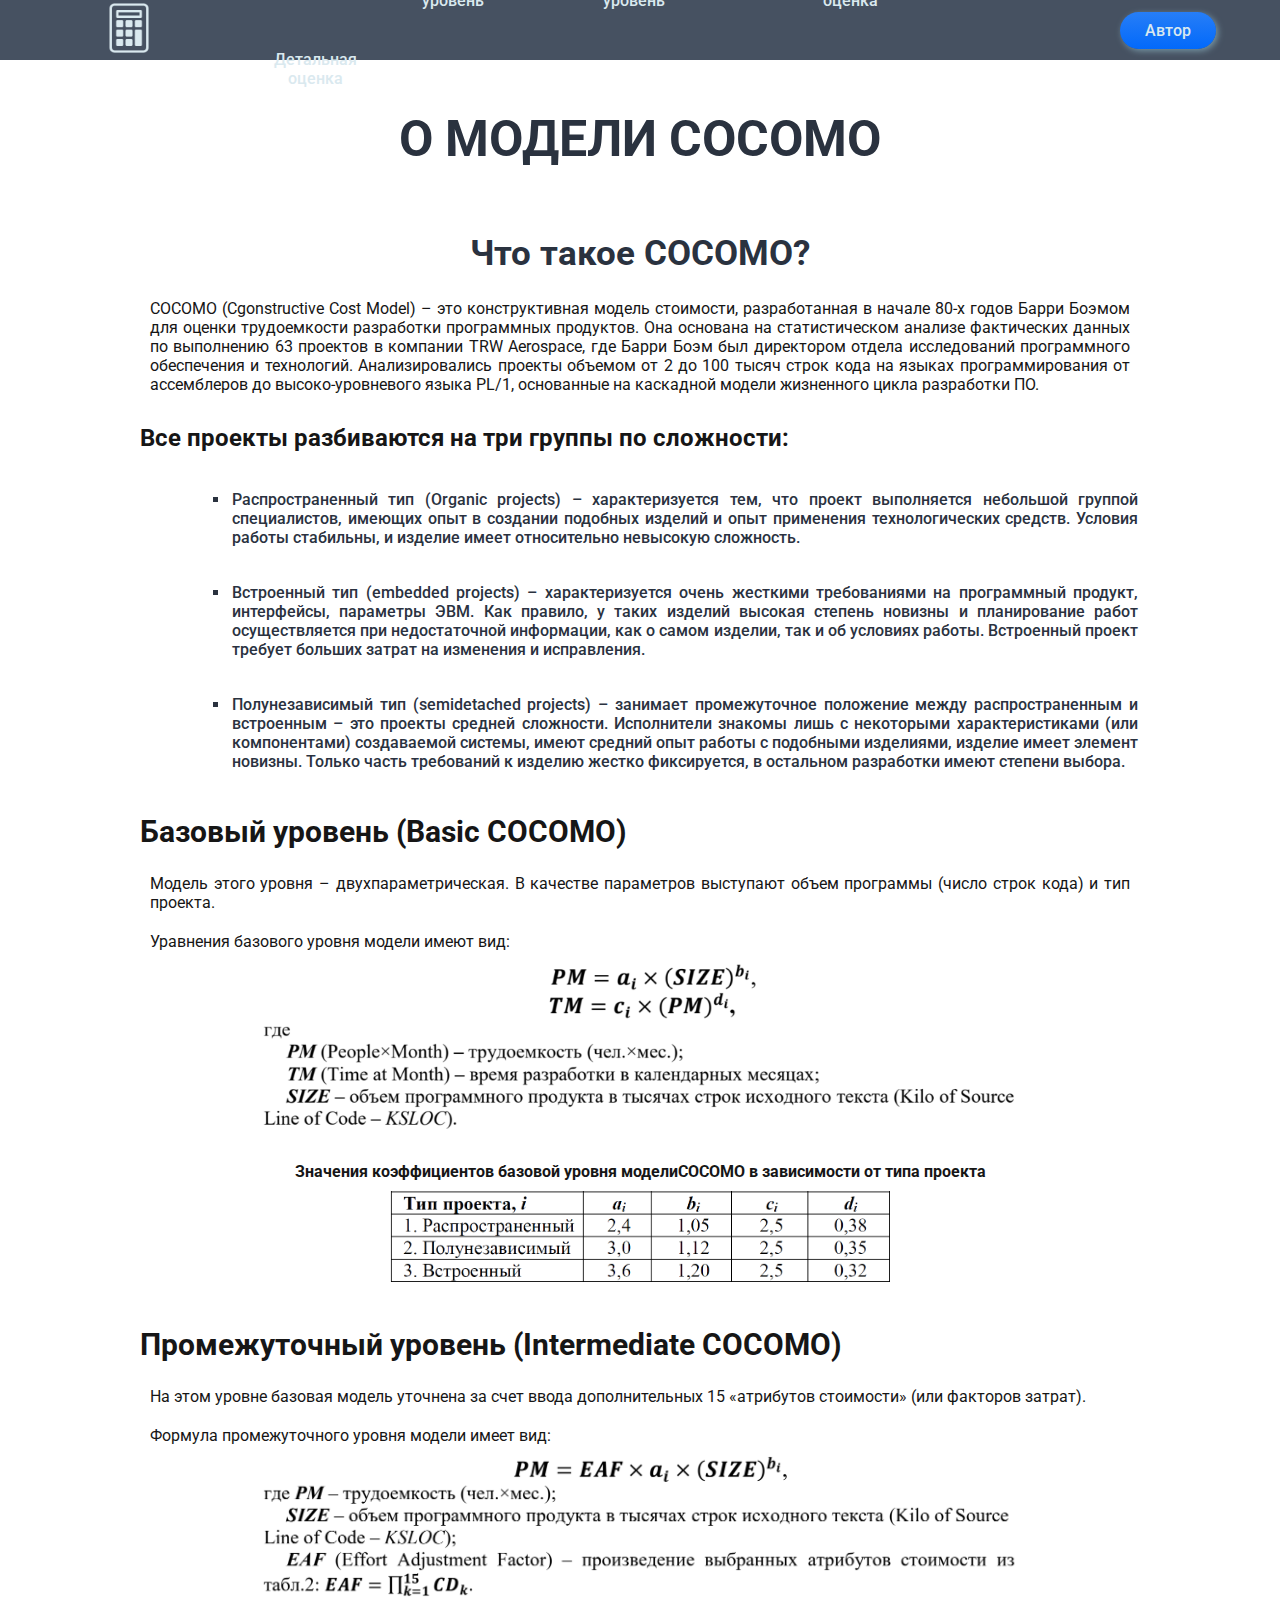
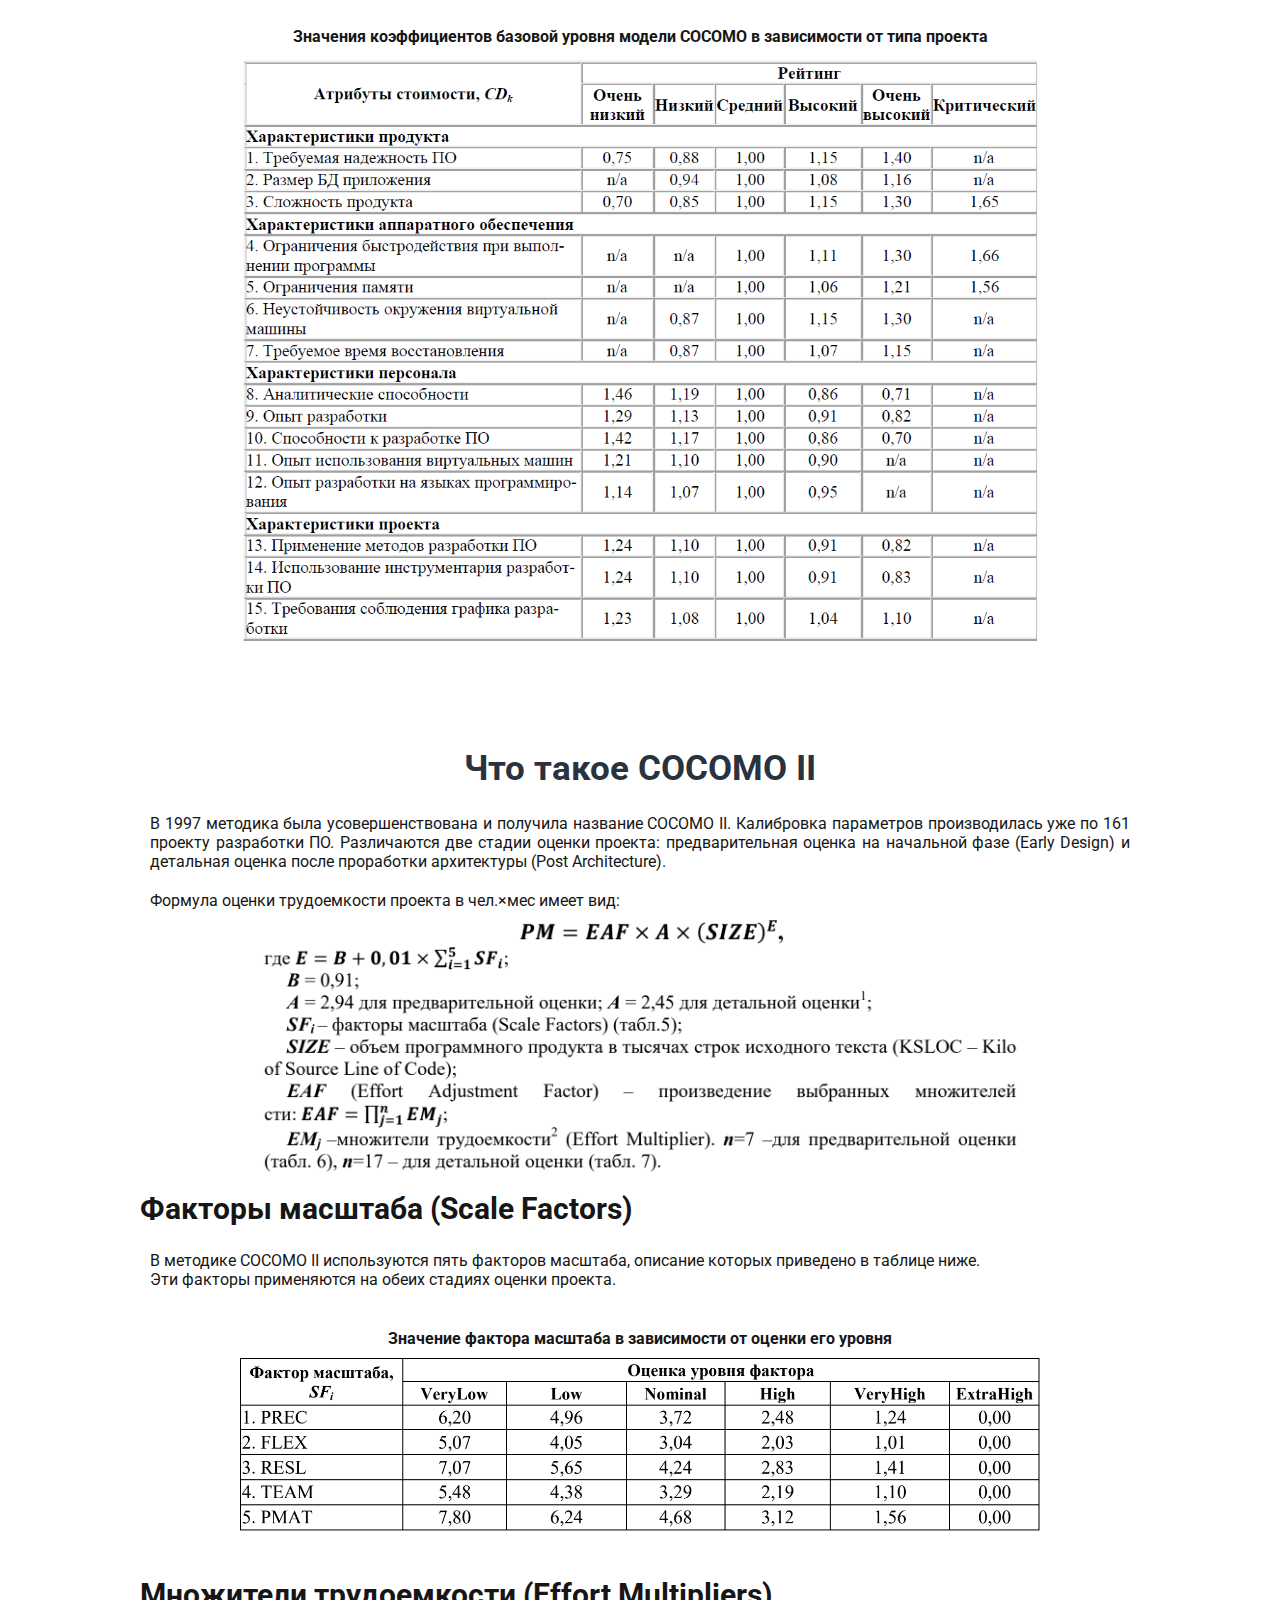
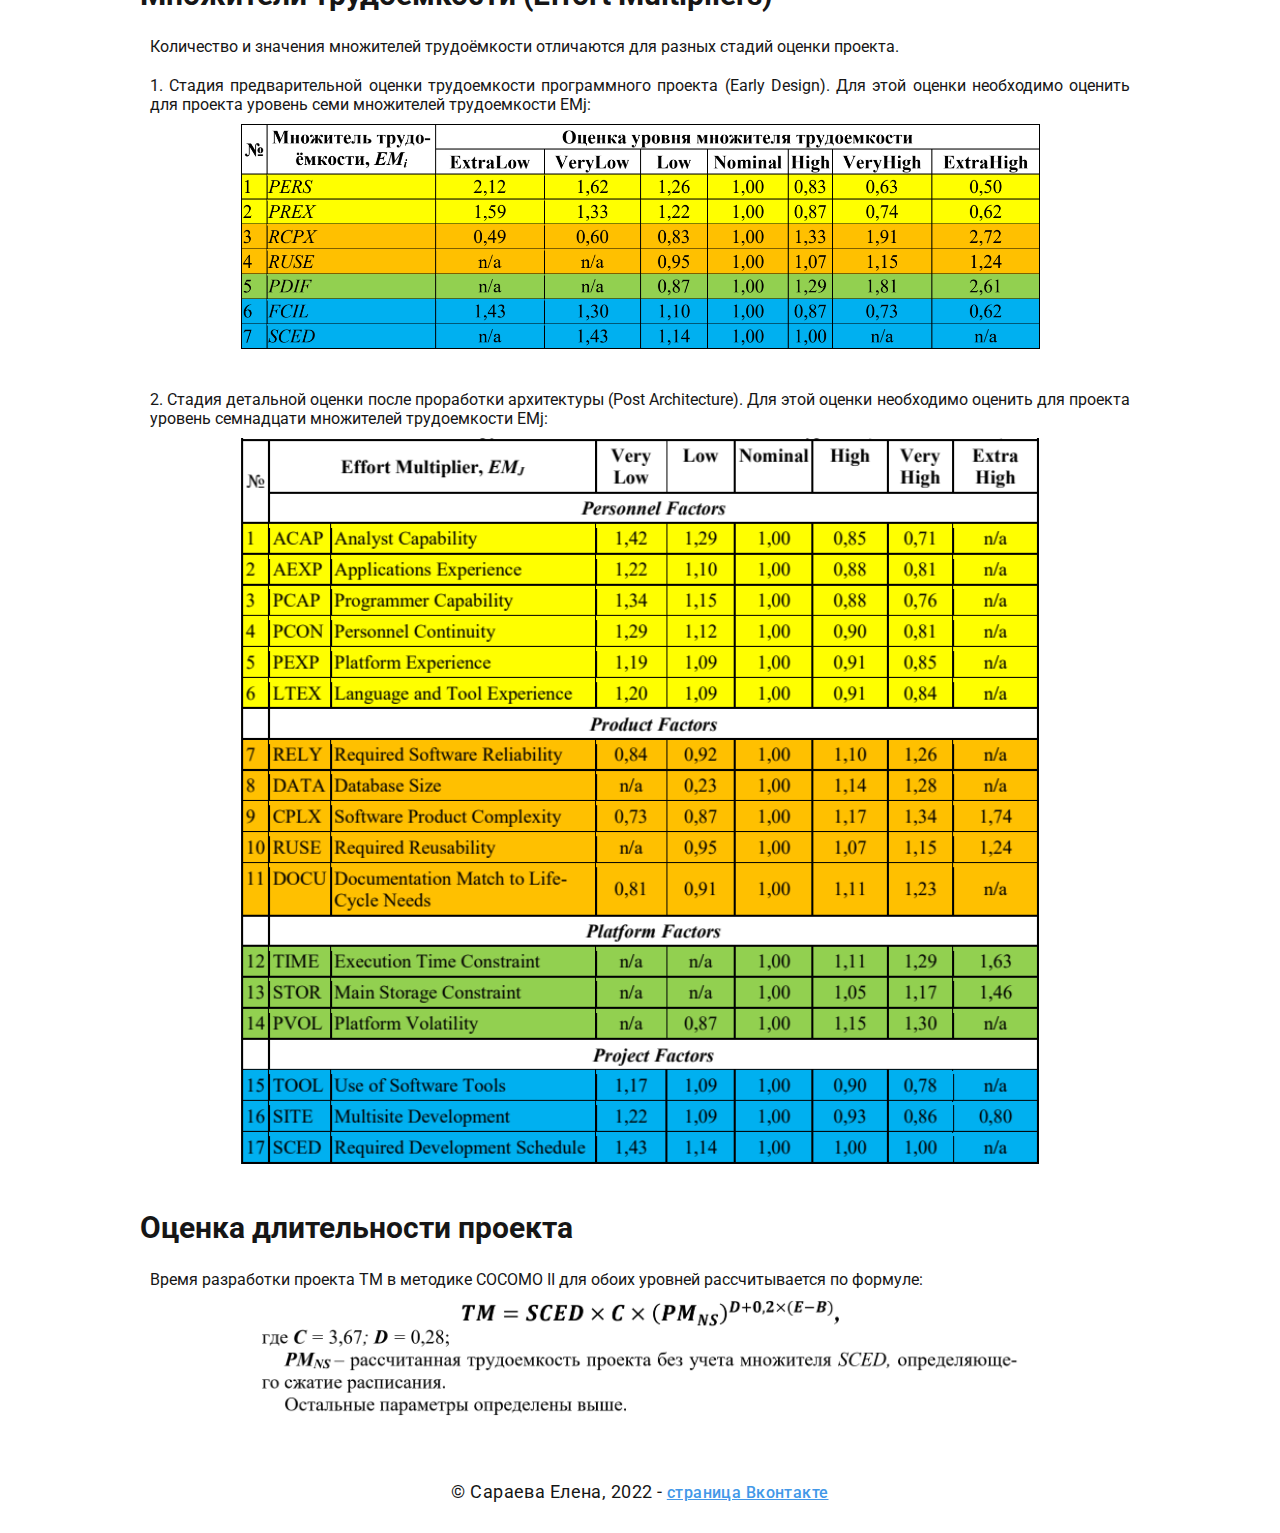
<file: index.html>
<!DOCTYPE html>
<html lang="en">
	<head>
		<meta charset="UTF-8" />
		<meta name="viewport" content="width=device-width, initial-scale=1.0" />
		<meta http-equiv="X-UA-Compatible" content="ie=edge" />
		<title>Все о COCOMO</title>
		<link rel="stylesheet" href="css/main.css" />
		<link href="https://fonts.googleapis.com/css?family=Roboto:100,300,300i,400,700&display=swap&subset=cyrillic-ext" rel="stylesheet" />
	</head>

	<body>
		<header>
			<a href="index.html"><img src="img/icons8-калькулятор-64 (1).png" alt="logo" class="logo"></a>
            <nav>
                <ul class="navLinks">
                    <li><a href="index.html">Главная</a></li>
                    <li><a href="basic cocomo.html">Базовый <br>уровень</a></li>
                    <li><a href="intermediet cocomo.html">Промежуточный <br>уровень</a></li>
                    <li><a href="Early Design.html">Предварительная<br>оценка</a></li>
                    <li><a href="Post Architecture.html">Детальная<br>оценка</a></li>     
                </ul>
            </nav>
            <a href="button.html" class="contact"><button>Автор</button></a>
        </header>
		<section id="about" class="about">
			<div class="container">
				<h1 class="model">О модели COCOMO</h1>
				<div class="description1">
					<h3 class="classh3">Что такое COCOMO?</h3>
					<p>
						COCOMO (Cgonstructive Cost Model) – это конструктивная модель стоимости, разработанная в начале 80-х годов Барри Боэмом 
						для оценки трудоемкости разработки программных продуктов. Она основана на статистическом анализе фактических данных 
						по выполнению 63 проектов в компании TRW Aerospace, где Барри Боэм был директором отдела исследований программного 
						обеспечения и технологий. Анализировались проекты объемом от 2 до 100 тысяч строк кода на языках программирования 
						от ассемблеров до высоко-уровневого языка PL/1, основанные на каскадной модели жизненного цикла разработки ПО.
					</p>
					
					<h2>
						Все проекты разбиваются на три группы по сложности:
					</h2>
					<ul> <li>
							<p class="o">
								Распространенный тип (Organic projects) – характеризуется тем, что проект выполняется небольшой 
								группой специалистов, имеющих опыт в создании подобных изделий и 
								опыт применения технологических средств. Условия работы стабильны, и изделие имеет 
								относительно невысокую сложность.
							</p>
						</li>
					</ul>
					<ul>
						<li>
							<p class="o">
								Встроенный тип (embedded projects) – характеризуется очень жесткими требованиями 
								на программный продукт, интерфейсы, параметры ЭВМ. Как правило, у таких изделий 
								высокая степень новизны и планирование работ осуществляется при недостаточной информации, 
								как о самом изделии, так и об условиях работы. Встроенный проект требует 
								больших затрат на изменения и исправления.
							</p>
						</li>
					</ul>
					<ul>
						<li>
							<p class="o">
								Полунезависимый тип (semidetached projects) – занимает промежуточное положение 
								между распространенным и встроенным – это проекты средней сложности. Исполнители 
								знакомы лишь с некоторыми характеристиками (или компонентами) создаваемой системы, 
								имеют средний опыт работы с подобными изделиями, изделие имеет элемент новизны. 
								Только часть требований к изделию жестко фиксируется, в остальном разработки 
								имеют степени выбора.
							</p>
						</li>
					</ul>
				</div>
				<div class="description2">
					<h3>Базовый уровень (Basic COCOMO)</h3>
					<p>
						Модель этого уровня – двухпараметрическая. В качестве параметров выступают объем программы (число строк кода) и тип проекта.
					</p>
					<p>
						Уравнения базового уровня модели имеют вид:
					</p>
					<img src="img/Снимок экрана 2022-10-10 132432.png" class="formyla">
					<p class="z"><b>Значения коэффициентов базовой уровня моделиCOCOMO в зависимости от типа проекта</b></p>
					<img src="img/Снимок экрана 2022-10-10 134249.png" class="formyl">
					
					<h3>Промежуточный уровень (Intermediate COCOMO)</h3>
					<p>
						На этом уровне базовая модель уточнена за счет ввода дополнительных 15 «атрибутов стоимости» (или факторов затрат).
					</p>
					<p>
						Формула промежуточного уровня модели имеет вид:
					</p>
					<img src="img/Снимок экрана 2022-10-10 161936.png" class="formyla">
					<p class="z"><b>Значения коэффициентов базовой уровня модели COCOMO в зависимости от типа проекта</b></p>
					<img src="img/Снимок экрана 2022-10-10 162424.png" class="form">
				</div>

				<div class="description2">
					<h3 class="classh3">Что такое COCOMO II</h3>
					<p>В 1997 методика была усовершенствована и получила название COCOMO II. Калибровка параметров производилась 
						уже по 161 проекту разработки ПО.
						Различаются две стадии оценки проекта: предварительная оценка на начальной фазе 
						(Early Design) и детальная оценка после проработки архитектуры (Post Architecture).
					</p>
					<p>
						Формула оценки трудоемкости проекта в чел.×мес имеет вид:
					</p>
					<img src="img/Снимок экрана 2022-10-20 161026.png" class="formyla">

					<h3>Факторы масштаба (Scale Factors)</h3>
					<p>В методике COCOMO II используются пять факторов масштаба, описание которых 
						приведено в таблице ниже.
						<br>Эти факторы применяются на обеих стадиях оценки проекта.</p>
					<p class="z"><b>Значение фактора масштаба в зависимости от оценки его уровня</b></p>
					<img src="img/Снимок экрана 2022-10-20 162715.png" class="form">

					<h3>Множители трудоемкости (Effort Multipliers)</h3>
					<p>Количество и значения множителей трудоёмкости отличаются для разных стадий оценки проекта.</p>
					<p>1. Стадия предварительной оценки трудоемкости программного проекта (Early Design). 
						Для этой оценки необходимо оценить для проекта уровень семи множителей трудоемкости EMj:</p>
						<img src="img/Снимок экрана 2022-10-21 093405.png" class="form">
					<p>2. Стадия детальной оценки после проработки архитектуры (Post Architecture). Для 
						этой оценки необходимо оценить для проекта уровень семнадцати множителей трудоемкости EMj:</p>
						<img src="img/Снимок экрана 2022-10-21 093617.png" class="form">

						<h3>Оценка длительности проекта</h3>
						<p>Время разработки проекта TM в методике COCOMO II для обоих уровней рассчитывается по формуле: </p>
						<img src="img/Снимок экрана 2022-10-21 094546.png" class="formyla">
				</div>

			</div>
		</section> 

		<footer class="footer footer-inner">
			<div class="container">
				<p class="footer-text"> © Сараева Елена, 2022 - <a href="https://vk.com/srvln" target="_blank">страница Вконтакте</a></p>
			</div>
		</footer>

	</body>
</html>
</file>
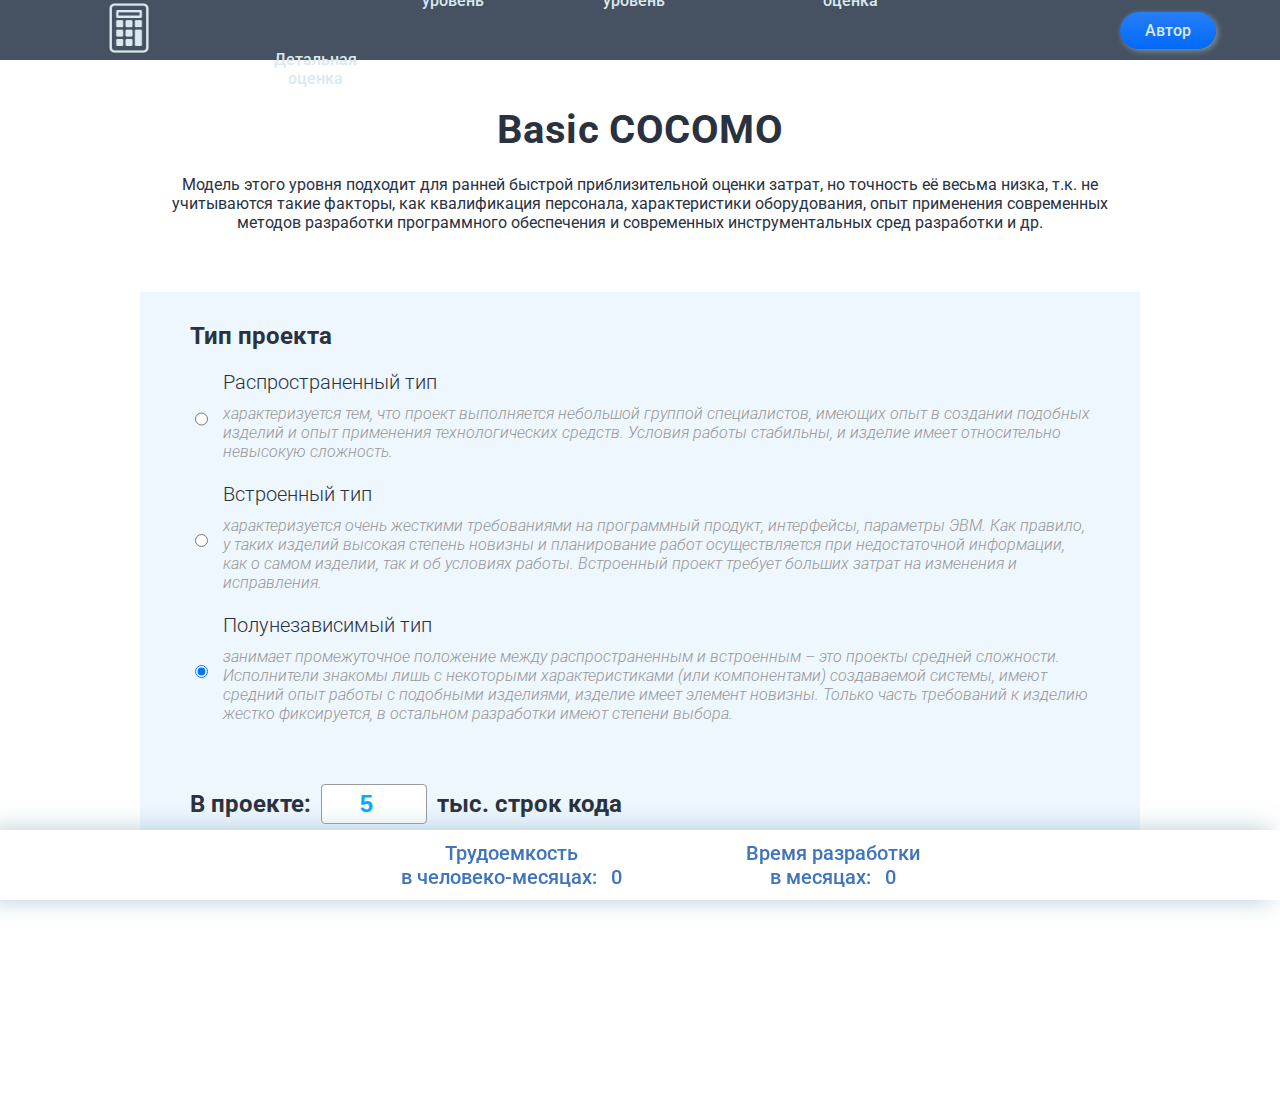
<file: basic cocomo.html>
<!DOCTYPE html>
<html lang="en">
	<head>
		<meta charset="UTF-8" />
		<meta name="viewport" content="width=device-width, initial-scale=1.0" />
		<meta http-equiv="X-UA-Compatible" content="ie=edge" />
		<title>Базовый уровень</title>
		<link rel="stylesheet" href="css/main.css" />
		<link href="https://fonts.googleapis.com/css?family=Roboto:100,300,300i,400,700&display=swap&subset=cyrillic-ext" rel="stylesheet" />
	</head>

	<body>
		<header>
            <a href="index.html"><img src="img/icons8-калькулятор-64 (1).png" alt="logo" class="logo"></a>
            <nav>
                <ul class="navLinks">
                    
                    <li><a href="index.html">Главная</a></li>
                    <li><a href="basic cocomo.html"> Базовый <br>уровень</a></li>
                    <li><a href="intermediet cocomo.html">Промежуточный <br>уровень</a></li>
                    <li><a href="Early Design.html">Предварительная<br>оценка</a></li>
                    <li><a href="Post Architecture.html">Детальная<br>оценка</a></li>        
                </ul>
            </nav>
            <a href="button.html" class="contact"><button>Автор</button></a>
        </header>
        <main class="calc-wrapper">
			<div class="container">
				<form id="form">
					<div class="heading">
						<h1 class="heading-title">Basic COCOMO</h1>
						<p class="heading-desc">Модель этого уровня подходит для ранней быстрой приблизительной оценки затрат, но точность её весьма низка, т.к. не учитываются такие факторы, как квалификация персонала, характеристики оборудования, опыт применения современных методов разработки программного обеспечения и современных инструментальных сред разработки и др.</p>
					</div>

                        <!-- тип проекта -->
                        <div class="calc-section">
                            <h4 class="checkbox-wrapper title-bold section-title">Тип проекта</h4>
                            <label class="radio-wrapper" data-name="mobile">
                                <input type="radio" class="radio" name="type" value="1" />
                                <div class="title-mite">Распространенный тип
                                    <span class="note">характеризуется тем, что проект выполняется небольшой группой специалистов, имеющих опыт в создании подобных изделий и опыт применения технологических средств. Условия работы стабильны, и изделие имеет относительно невысокую сложность.</span>
                                </div>
                                <div>
                                
                                </div>
                            </label>
                            <label class="radio-wrapper" data-name="mobile">
                                <input type="radio" class="radio" name="type" value="2"  />
                                <div class="title-mite">
                                    Встроенный тип
                                    <span class="note">характеризуется очень жесткими требованиями на программный продукт, интерфейсы, параметры ЭВМ. Как правило, у таких изделий высокая степень новизны и планирование работ осуществляется при недостаточной информации, как о самом изделии, так и об условиях работы. Встроенный проект требует больших затрат на изменения и исправления.</span>
                                </div>
                            </label>
                            <label class="radio-wrapper" data-name="mobile">
                                <input type="radio" class="radio" name="type" value="3" checked />
                                <div class="title-mite">
                                    Полунезависимый тип
                                    <span class="note">занимает промежуточное положение между распространенным и встроенным – это проекты средней сложности. Исполнители знакомы лишь с некоторыми характеристиками (или компонентами) создаваемой системы, имеют средний опыт работы с подобными изделиями, изделие имеет элемент новизны. Только часть требований к изделию жестко фиксируется, в остальном разработки имеют степени выбора.</span>
                                </div>
                            </label>
                        </div>
                        <!-- // тип проекта -->

					<!-- строки кода -->
					<div class="calc-section">
						<label class="checkbox-wrapper title-bold section-title section-title--vertical-center">
							<span class="title__inline">В проекте:</span>
							<input type="number" min="1" max="200" value="5" step="0.1" id="square-input" class="title__inline input-short" />
							<span class="title__inline">тыс. строк кода</span>
						</label>
						<input type="range" id="square-range" class="range-input" min="1" max="200" value="5" step="0.1" />
					</div>
					<!-- // строки кода -->

					

					<!-- Трудоемкость в человеко-месяцах -->
					<div class="calc-price">
                        <ul class="calc-price-title">
						    <li>
                                <span class="fifi">Трудоемкость<br> в человеко-месяцах:</span>
							    <span id="total-price1" class="fifi">0</span>
						    </li>
                            <li>
                                <span class="fifi">Время разработки <br>в месяцах:</span>
							    <span id="total-price2" class="fifi">0</span>
						    </li>
                            
                        </ul>
					</div>
					<!-- // Трудоемкость в человеко-месяцах -->
				</form>
			</div>
		</main>

        <script src="js/main.js"></script>

    </body>
    </html>
</file>
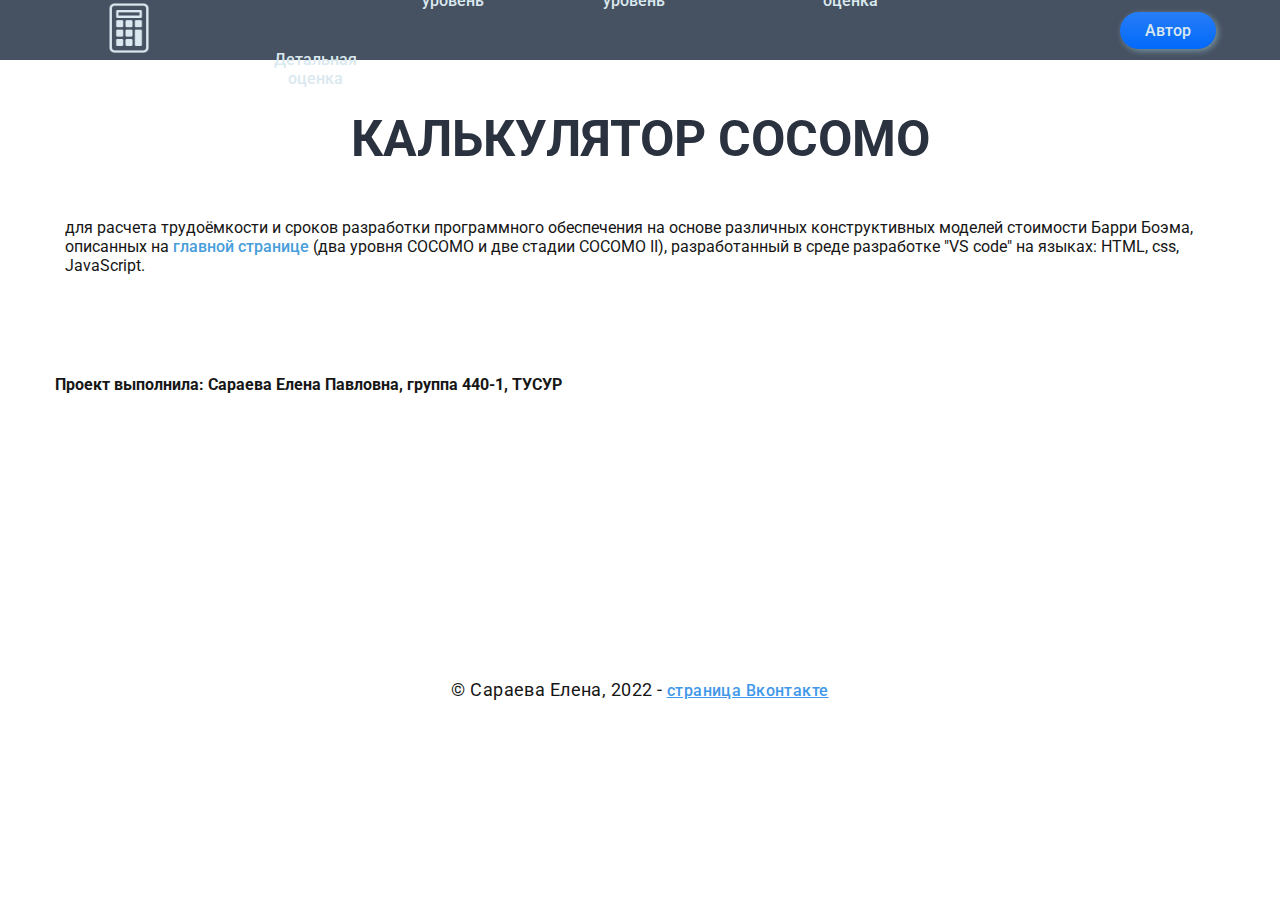
<file: button.html>
<!DOCTYPE html>
<html lang="en">
	<head>
		<meta charset="UTF-8" />
		<meta name="viewport" content="width=device-width, initial-scale=1.0" />
		<meta http-equiv="X-UA-Compatible" content="ie=edge" />
		<title>Об авторе</title>
		<link rel="stylesheet" href="css/main.css" />
		<link href="https://fonts.googleapis.com/css?family=Roboto:100,300,300i,400,700&display=swap&subset=cyrillic-ext" rel="stylesheet" />
	</head>

	<body>
		<header>
            <a href="index.html"><img src="img/icons8-калькулятор-64 (1).png" alt="logo" class="logo"></a>
            
            <nav>
                <ul class="navLinks">
                    
                    <li><a href="index.html">Главная</a></li>
                    <li><a href="basic cocomo.html">Базовый <br>уровень</a></li>
                    <li><a href="intermediet cocomo.html">Промежуточный <br>уровень</a></li>
                    <li><a href="Early Design.html">Предварительная<br>оценка</a></li>
                    <li><a href="Post Architecture.html">Детальная<br>оценка</a></li>     
                </ul>
            </nav>
            <a href="button.html" class="contact"><button>Автор</button></a>
        </header>
		<section id="about" class="about">
			<div class="container">
				<h1 class="model">Калькулятор COCOMO</h1>
                <p class="y2">для расчета трудоёмкости и сроков разработки программного обеспечения на основе различных конструктивных моделей стоимости Барри Боэма, описанных на <a class="y" href="index.html">главной странице</a> (два уровня СОСОМО и две стадии СОСОМО II), разработанный в среде разработке "VS code" на языках: HTML, css, JavaScript.</p>
                <h4 class="y3">Проект выполнила: Сараева Елена Павловна, группа 440-1, ТУСУР</h4>
            </div>
        </section>
        <footer class="footer footer-inner">
			<div class="container">
				<p class="footer-text"> © Сараева Елена, 2022 - <a href="https://vk.com/srvln" target="_blank">страница Вконтакте</a></p>
			</div>
		</footer>
    </body>
</html>
</file>
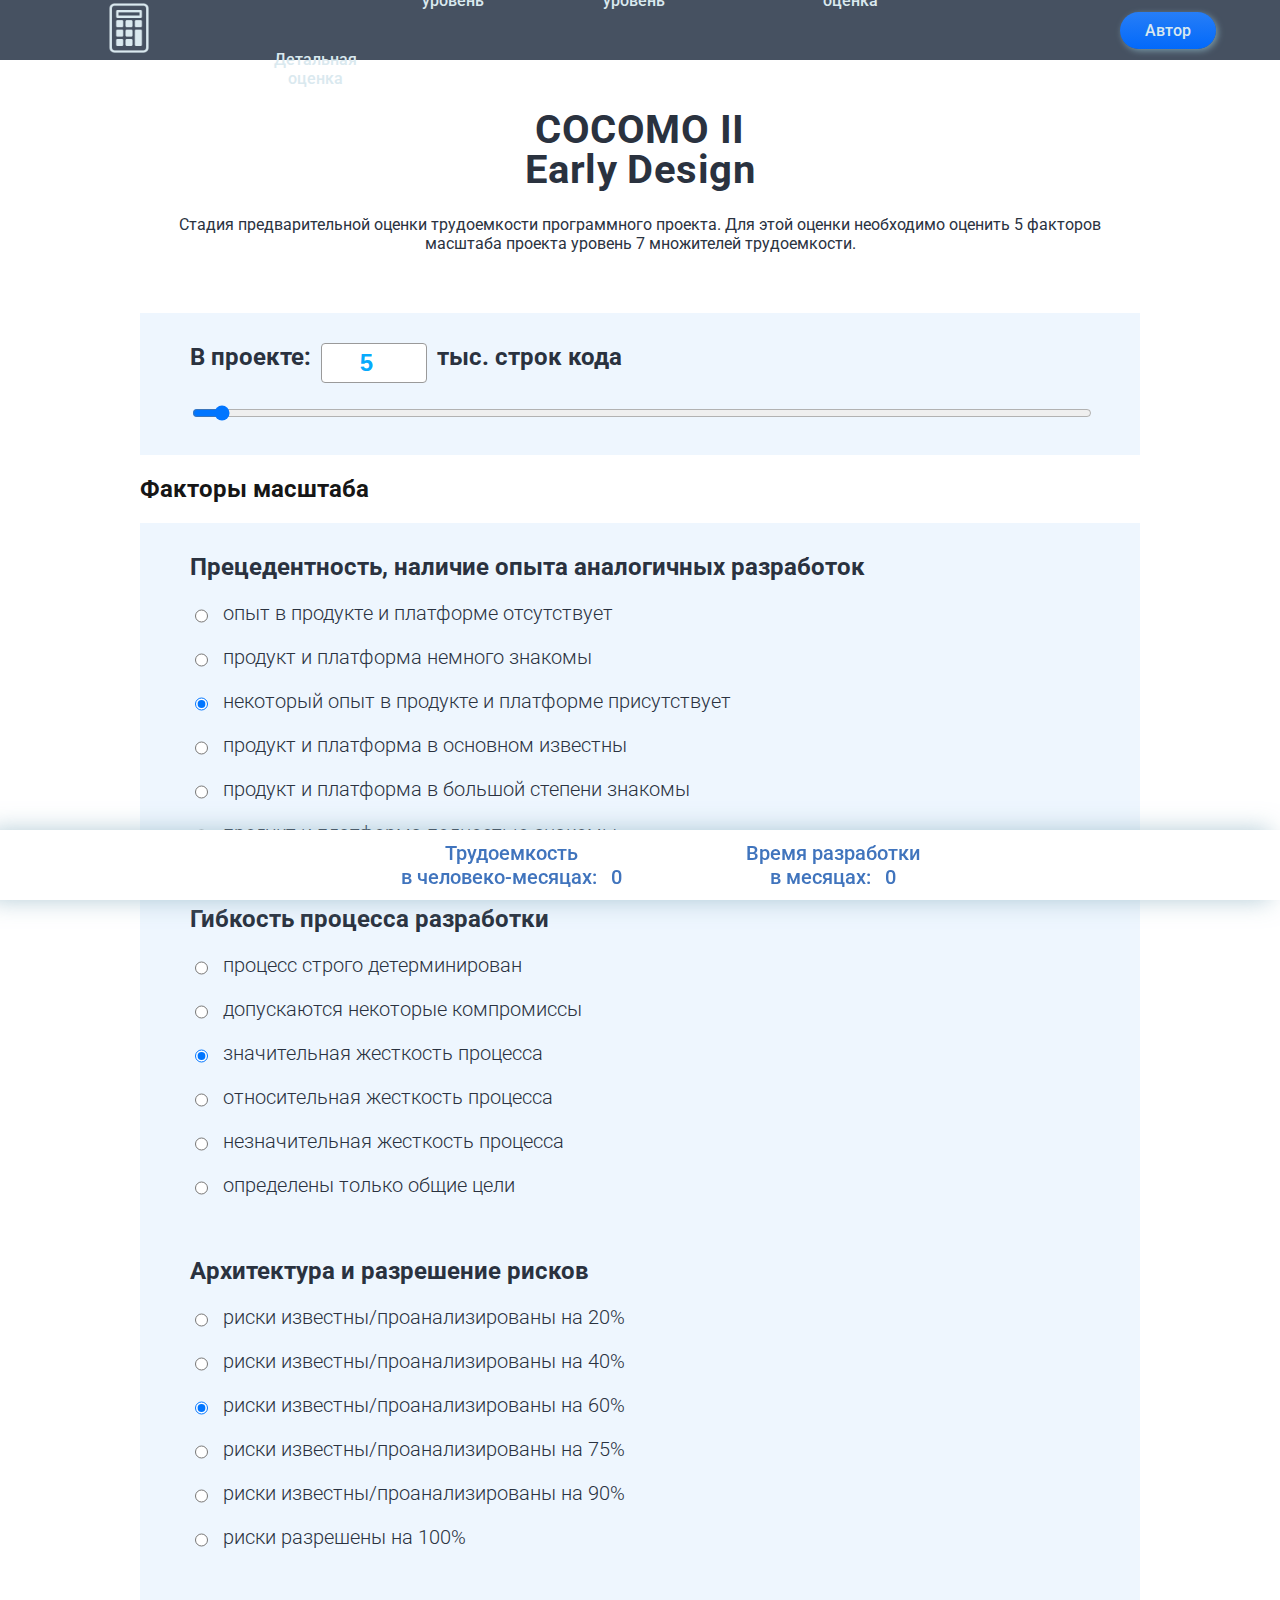
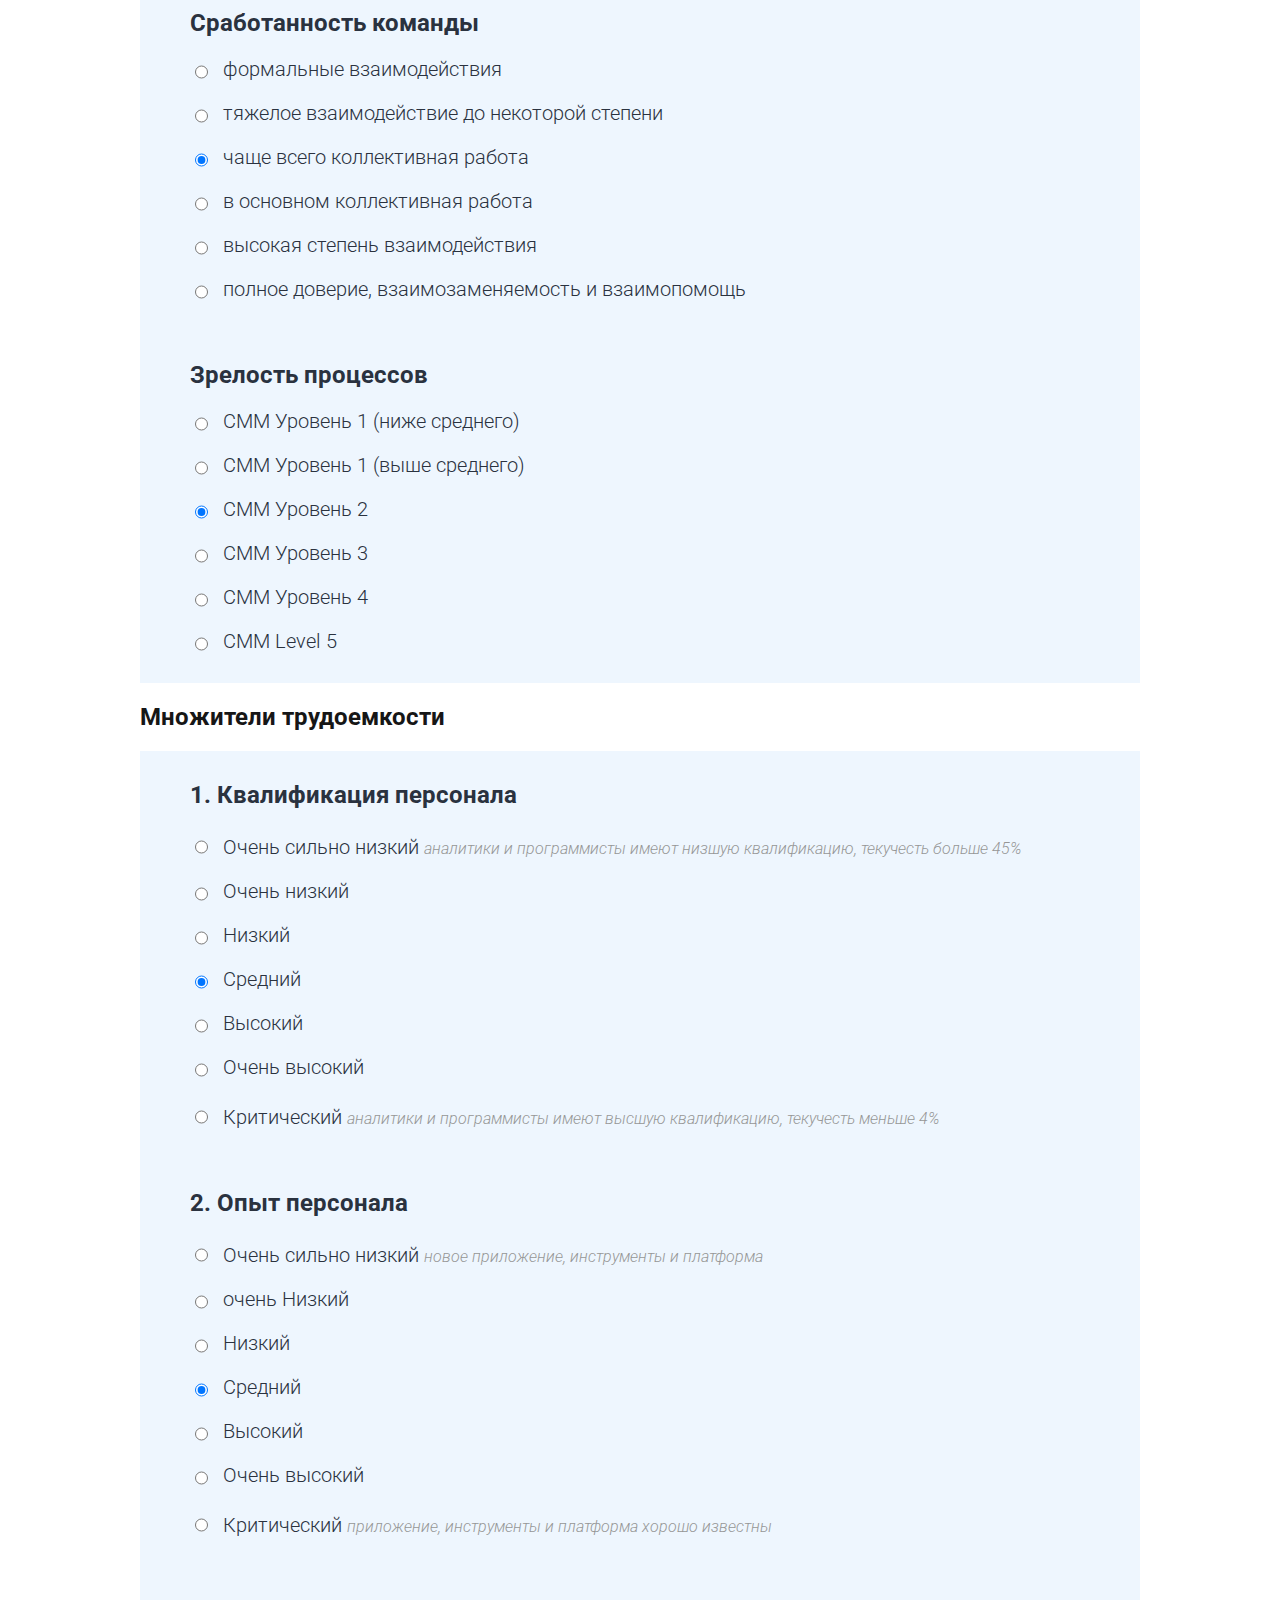
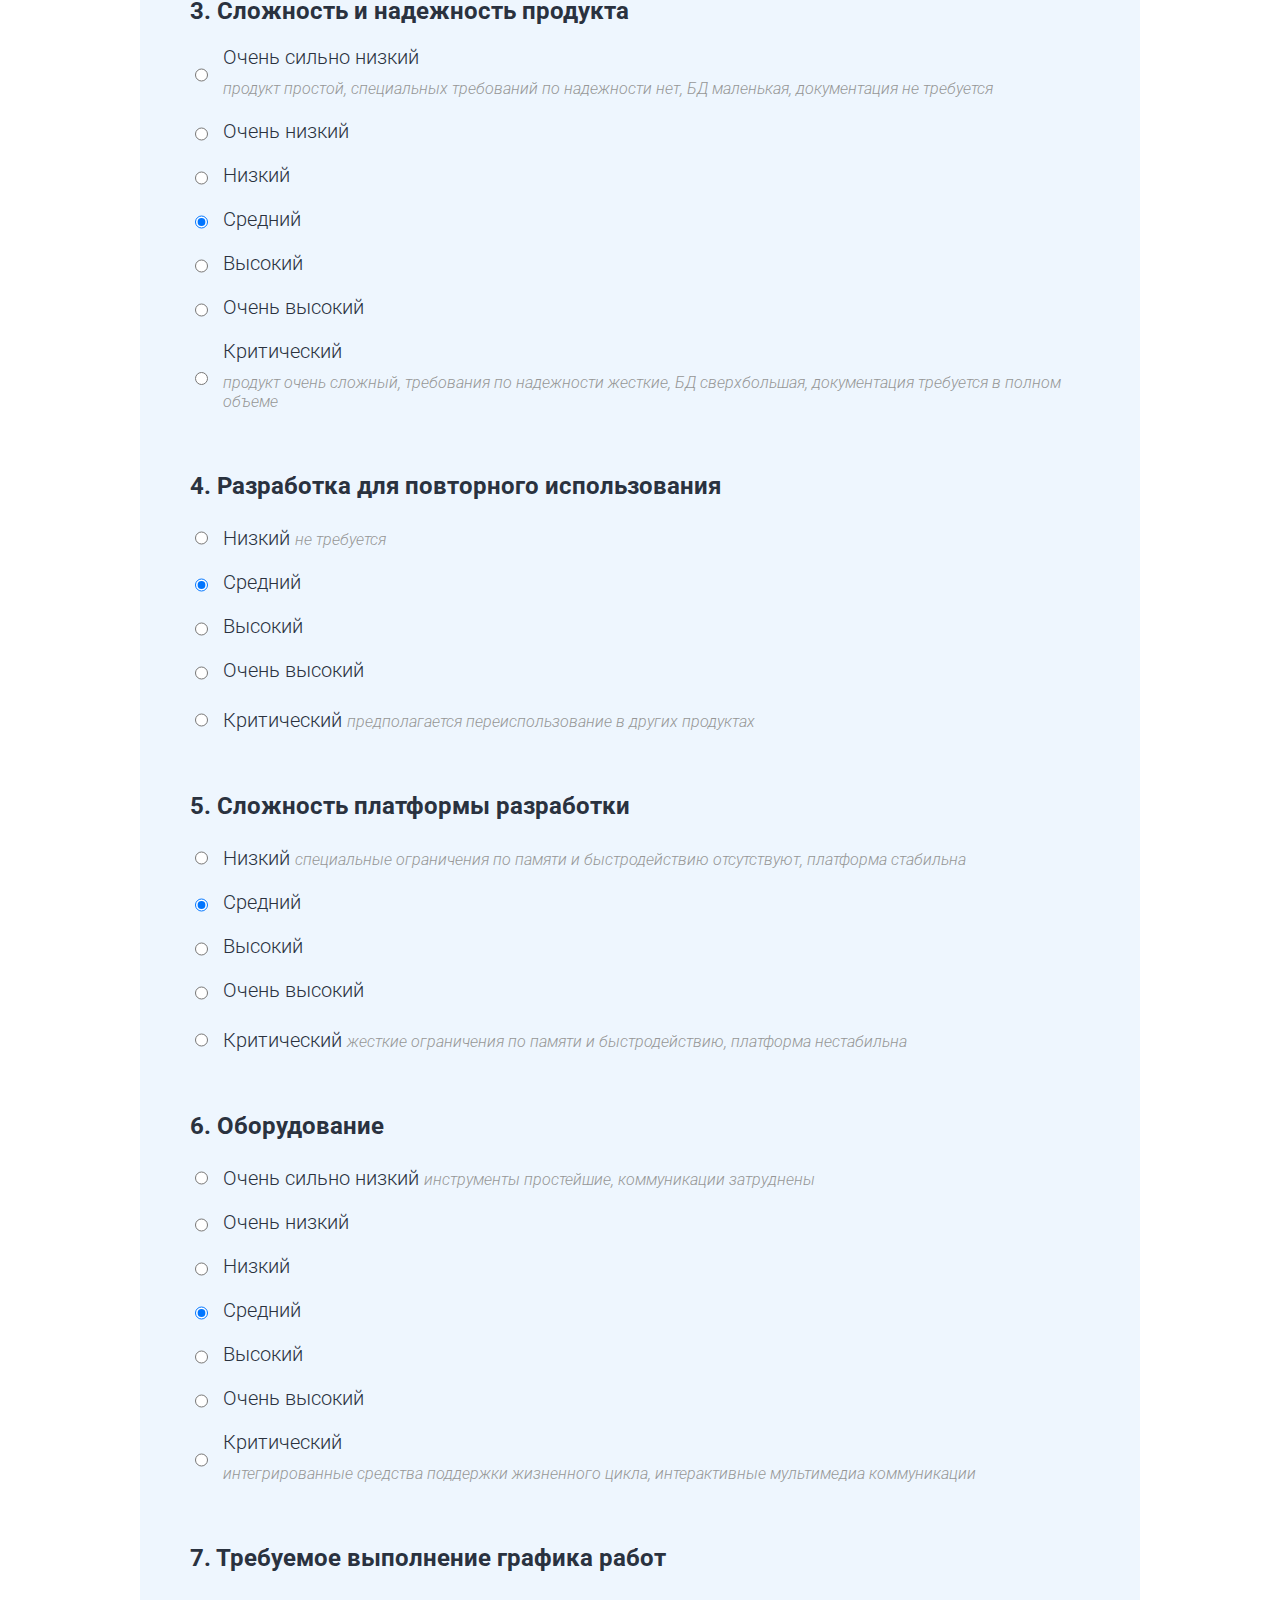
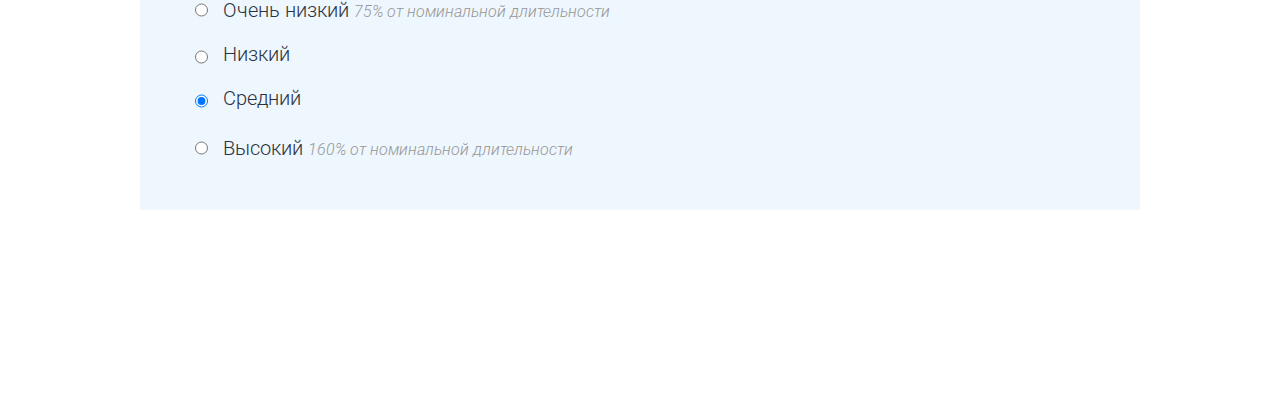
<file: Early Design.html>
<!DOCTYPE html>
<html lang="en">
	<head>
		<meta charset="UTF-8" />
		<meta name="viewport" content="width=device-width, initial-scale=1.0" />
		<meta http-equiv="X-UA-Compatible" content="ie=edge" />
		<title>Факторы масштаба</title>
		<link rel="stylesheet" href="css/main.css" />
		<link href="https://fonts.googleapis.com/css?family=Roboto:100,300,300i,400,700&display=swap&subset=cyrillic-ext" rel="stylesheet" />
	</head>

	<body>
		<header>
			<a href="index.html"><img src="img/icons8-калькулятор-64 (1).png" alt="logo" class="logo"></a>
           
            <nav>
                <ul class="navLinks">
                    
                    <li><a href="index.html">Главная</a></li>
                    <li><a href="basic cocomo.html"> Базовый <br>уровень</a></li>
                    <li><a href="intermediet cocomo.html">Промежуточный <br>уровень</a></li>
                    <li><a href="Early Design.html">Предварительная<br>оценка</a></li>
                    <li><a href="Post Architecture.html">Детальная<br>оценка</a></li>        
                </ul>
            </nav>
            <a href="button.html" class="contact"><button>Автор</button></a>
        </header>
        <main class="calc-wrapper">
            <div class="heading">
                <h1 class="heading-title">COCOMO II<br>Early Design</h1>
                <p class="heading-desc">Стадия предварительной оценки трудоемкости программного проекта. Для этой оценки необходимо оценить 5 факторов масштаба проекта уровень 7 множителей трудоемкости.</p>
            </div>

            <!-- строки кода -->
					<div class="calc-section">
						<label class="checkbox-wrapper title-bold section-title .section-title--vertical-center">
							<span class="title__inline">В проекте:</span>
							<input type="number" min="0" max="200" value="5" step="0.1" id="square-input" class="title__inline input-short" />
							<span class="title__inline">тыс. строк кода</span>
						</label>
						<input type="range" id="square-range" class="range-input" min="0" max="200" value="5" step="0.1" />
					</div>
			<!-- // строки кода -->

            <h2>Факторы масштаба</h2>

                    <!-- Прецедентность, наличие опыта аналогичных разработок -->
					<div class="calc-section">
						<label class="checkbox-wrapper title-bold section-title"> Прецедентность, наличие опыта аналогичных разработок </label>
						
							<label class="radio-wrapper">
								<input class="radio" type="radio" name="01" value="6.2" />
								<div class="title-lite">опыт в продукте и платформе отсутствует</div>
							</label>

							<label class="radio-wrapper">
								<input class="radio" type="radio" name="01" value="4.96" />
								<div class="title-lite">продукт и платформа немного знакомы</div>
							</label>

							<label class="radio-wrapper">
								<input class="radio" type="radio" name="01" value="3.72"checked />
								<div class="title-lite">некоторый опыт в продукте и платформе присутствует</div>
							</label>

							<label class="radio-wrapper">
								<input class="radio" type="radio" name="01" value="2.48" />
								<div class="title-lite">продукт и платформа в основном известны</div>
							</label>

							<label class="radio-wrapper">
								<input class="radio" type="radio" name="01" value="1.24" />
								<div class="title-lite">продукт и платформа в большой степени знакомы</div>
							</label>

							<label class="radio-wrapper">
								<input class="radio" type="radio" name="01" value="0" />
								<div class="title-lite">продукт и платформа полностью знакомы</div>
							</label>
						
					</div>
                    <!-- // Прецедентность, наличие опыта аналогичных разработок -->

                    <!-- Гибкость процесса разработки -->
                    <div class="calc-section">
                        <label class="checkbox-wrapper title-bold section-title"> Гибкость процесса разработки </label>
                        
                            <label class="radio-wrapper">
                                <input class="radio" type="radio" name="02" value="5.07" />
                                <div class="title-lite">процесс строго детерминирован</div>
                            </label>

                            <label class="radio-wrapper">
                                <input class="radio" type="radio" name="02" value="4.05" />
                                <div class="title-lite">допускаются некоторые компромиссы</div>
                            </label>

                            <label class="radio-wrapper">
                                <input class="radio" type="radio" name="02" value="3.04"checked />
                                <div class="title-lite">значительная жесткость процесса</div>
                            </label>

                            <label class="radio-wrapper">
                                <input class="radio" type="radio" name="02" value="2.03" />
                                <div class="title-lite">относительная жесткость процесса</div>
                            </label>

                            <label class="radio-wrapper">
                                <input class="radio" type="radio" name="02" value="1.01" />
                                <div class="title-lite">незначительная жесткость процесса</div>
                            </label>

                            <label class="radio-wrapper">
                                <input class="radio" type="radio" name="02" value="0" />
                                <div class="title-lite">определены только общие цели</div>
                            </label>
                        
                    </div>
                    <!-- // Гибкость процесса разработки -->

                    <!-- Архитектура и разрешение рисков -->
                    <div class="calc-section">
                        <label class="checkbox-wrapper title-bold section-title"> Архитектура и разрешение рисков </label>
                        
                            <label class="radio-wrapper">
                                <input class="radio" type="radio" name="03" value="7.07" />
                                <div class="title-lite">риски известны/проанализированы на 20%</div>
                            </label>

                            <label class="radio-wrapper">
                                <input class="radio" type="radio" name="03" value="5.65" />
                                <div class="title-lite">риски известны/проанализированы на 40%</div>
                            </label>

                            <label class="radio-wrapper">
                                <input class="radio" type="radio" name="03" value="4.24"checked />
                                <div class="title-lite">риски известны/проанализированы на 60%</div>
                            </label>

                            <label class="radio-wrapper">
                                <input class="radio" type="radio" name="03" value="2.83" />
                                <div class="title-lite">риски известны/проанализированы на 75%</div>
                            </label>

                            <label class="radio-wrapper">
                                <input class="radio" type="radio" name="03" value="1.41" />
                                <div class="title-lite">риски известны/проанализированы на 90%</div>
                            </label>

                            <label class="radio-wrapper">
                                <input class="radio" type="radio" name="03" value="0" />
                                <div class="title-lite">риски разрешены на 100%</div>
                            </label>
                        
                    </div>
                    <!-- // Архитектура и разрешение рисков -->

                    <!-- Сработанность команды -->
                    <div class="calc-section">
                        <label class="checkbox-wrapper title-bold section-title"> Сработанность команды </label>
                       
                            <label class="radio-wrapper">
                                <input class="radio" type="radio" name="04" value="5.48" />
                                <div class="title-lite">формальные взаимодействия</div>
                            </label>

                            <label class="radio-wrapper">
                                <input class="radio" type="radio" name="04" value="4.38" />
                                <div class="title-lite">тяжелое взаимодействие до некоторой степени</div>
                            </label>

                            <label class="radio-wrapper">
                                <input class="radio" type="radio" name="04" value="3.29"checked />
                                <div class="title-lite">чаще всего коллективная работа</div>
                            </label>

                            <label class="radio-wrapper">
                                <input class="radio" type="radio" name="04" value="2.19" />
                                <div class="title-lite">в основном коллективная работа</div>
                            </label>

                            <label class="radio-wrapper">
                                <input class="radio" type="radio" name="04" value="1.1" />
                                <div class="title-lite">высокая степень взаимодействия</div>
                            </label>

                            <label class="radio-wrapper">
                                <input class="radio" type="radio" name="04" value="0" />
                                <div class="title-lite">полное доверие, взаимозаменяемость и взаимопомощь</div>
                            </label>
                        
                    </div>
                    <!-- // Сработанность команды -->

                    <!-- Зрелость процессов -->
                    <div class="calc-section">
                        <label class="checkbox-wrapper title-bold section-title"> Зрелость процессов </label>
                        
                            <label class="radio-wrapper">
                                <input class="radio" type="radio" name="05" value="7.8" />
                                <div class="title-lite">СММ Уровень 1 (ниже среднего)</div>
                            </label>

                            <label class="radio-wrapper">
                                <input class="radio" type="radio" name="05" value="6.24" />
                                <div class="title-lite">СММ Уровень 1 (выше среднего)</div>
                            </label>

                            <label class="radio-wrapper">
                                <input class="radio" type="radio" name="05" value="4.68"checked />
                                <div class="title-lite">СММ Уровень 2</div>
                            </label>

                            <label class="radio-wrapper">
                                <input class="radio" type="radio" name="05" value="3.12" />
                                <div class="title-lite">СММ Уровень 3</div>
                            </label>

                            <label class="radio-wrapper">
                                <input class="radio" type="radio" name="05" value="1.56" />
                                <div class="title-lite">СММ Уровень 4</div>
                            </label>

                            <label class="radio-wrapper">
                                <input class="radio" type="radio" name="05" value="0" />
                                <div class="title-lite">CMM Level 5</div>
                            </label>
                        
                    </div>
                    <!-- // Зрелость процессов -->

            <h2>Множители трудоемкости</h2>
                    
            <!-- квалификация персонала -->
				<div class="calc-section">
					<h4 class="checkbox-wrapper title-bold section-title">1. Квалификация персонала</h4>
					<label class="radio-wrapper" data-name="mobile">
						<input type="radio" class="radio" name="06" value="2.12" />
						<div class="title-lite">Очень сильно низкий
                        <span class="note">аналитики и программисты имеют низшую квалификацию, текучесть больше 45%</span>
                    </div>
					</label>
					<label class="radio-wrapper" data-name="mobile">
						<input type="radio" class="radio" name="06" value="1.62" />
						<div class="title-lite">Очень низкий</div>
					</label>
					<label class="radio-wrapper" data-name="mobile">
						<input type="radio" class="radio" name="06" value="1.26"  />
						<div class="title-lite">Низкий</div>
					</label>
					<label class="radio-wrapper" data-name="mobile">
						<input type="radio" class="radio" name="06" value="1" checked/>
						<div class="title-lite">Средний</div>
					</label>
                    <label class="radio-wrapper" data-name="mobile">
						<input type="radio" class="radio" name="06" value="0.83" />
						<div class="title-lite"> Высокий</div>
					</label>
					<label class="radio-wrapper" data-name="mobile">
						<input type="radio" class="radio" name="06" value="0.63" />
						<div class="title-lite">Очень высокий</div>
					</label>
					<label class="radio-wrapper" data-name="mobile">
						<input type="radio" class="radio" name="06" value="0.5" />
						<div class="title-lite">Критический
                        <span class="note">аналитики и программисты имеют высшую квалификацию, текучесть меньше 4%</span>
                    </div>
					</label>
				</div>
				<!-- // квалификация персонала -->

                <!-- опыт персонала -->
				<div class="calc-section">
					<h4 class="checkbox-wrapper title-bold section-title">2. Опыт персонала</h4>
					<label class="radio-wrapper" data-name="mobile">
						<input type="radio" class="radio" name="07" value="1.59" />
						<div class="title-lite">Очень сильно низкий
                        <span class="note">новое приложение, инструменты и платформа</span>
                    </div>
					</label>
					<label class="radio-wrapper" data-name="mobile">
						<input type="radio" class="radio" name="07" value="1.62" />
						<div class="title-lite">очень Низкий</div>
					</label>
					<label class="radio-wrapper" data-name="mobile">
						<input type="radio" class="radio" name="07" value="1.22" />
						<div class="title-lite">Низкий</div>
					</label>
                    <label class="radio-wrapper" data-name="mobile">
						<input type="radio" class="radio" name="07" value="1"  checked/>
						<div class="title-lite">Средний</div>
					</label>
					<label class="radio-wrapper" data-name="mobile">
						<input type="radio" class="radio" name="07" value="0.87" />
						<div class="title-lite">Высокий</div>
					</label>
					<label class="radio-wrapper" data-name="mobile">
						<input type="radio" class="radio" name="07" value="0.74" />
						<div class="title-lite">Очень высокий</div>
					</label>
					<label class="radio-wrapper" data-name="mobile">
						<input type="radio" class="radio" name="07" value="0.62" />
						<div class="title-lite">Критический
                        <span class="note">приложение, инструменты и платформа хорошо известны</span>
                    </div>
					</label>
				</div>
				<!-- // опыт персонала -->

                <!-- Сложность и надежность продукта -->
				<div class="calc-section">
					<h4 class="checkbox-wrapper title-bold section-title">3. Сложность и надежность продукта</h4>
					<label class="radio-wrapper" data-name="mobile">
						<input type="radio" class="radio" name="08" value="0.49" />
						<div class="title-lite">Очень сильно низкий
                        <span class="note">продукт простой, специальных требований по надежности нет, БД маленькая, документация не требуется</span>
                    </div>
					</label>
					<label class="radio-wrapper" data-name="mobile">
						<input type="radio" class="radio" name="08" value="0.6" />
						<div class="title-lite">Очень низкий</div>
					</label>
					<label class="radio-wrapper" data-name="mobile">
						<input type="radio" class="radio" name="08" value="0.83"  />
						<div class="title-lite">Низкий</div>
					</label>
                    <label class="radio-wrapper" data-name="mobile">
						<input type="radio" class="radio" name="08" value="1"  checked/>
						<div class="title-lite">Средний</div>
					</label>
					<label class="radio-wrapper" data-name="mobile">
						<input type="radio" class="radio" name="08" value="1.33" />
						<div class="title-lite">Высокий</div>
					</label>
					<label class="radio-wrapper" data-name="mobile">
						<input type="radio" class="radio" name="08" value="1.91" />
						<div class="title-lite">Очень высокий</div>
					</label>
					<label class="radio-wrapper" data-name="mobile">
						<input type="radio" class="radio" name="08" value="2.72" />
						<div class="title-lite">Критический
                        <span class="note">продукт очень сложный, требования по надежности жесткие, БД сверхбольшая, документация требуется в полном объеме</span>
                    </div>
					</label>
				</div>
				<!-- // Сложность и надежность продукта -->

                <!-- разработка для повторного использования -->
				<div class="calc-section">
					<h4 class="checkbox-wrapper title-bold section-title">4. Разработка для повторного использования</h4>
					
					<label class="radio-wrapper" data-name="mobile">
						<input type="radio" class="radio" name="09" value="0.95" />
						<div class="title-lite">Низкий
                        <span class="note">не требуется</span>
                    </div>
					</label>
					<label class="radio-wrapper" data-name="mobile">
						<input type="radio" class="radio" name="09" value="1"  checked/>
						<div class="title-lite">Средний</div>
					</label>
					<label class="radio-wrapper" data-name="mobile">
						<input type="radio" class="radio" name="09" value="1.07" />
						<div class="title-lite">Высокий</div>
					</label>
					<label class="radio-wrapper" data-name="mobile">
						<input type="radio" class="radio" name="09" value="1.15" />
						<div class="title-lite">Очень высокий</div>
					</label>
					<label class="radio-wrapper" data-name="mobile">
						<input type="radio" class="radio" name="09" value="1.24" />
						<div class="title-lite">Критический
                        <span class="note">предполагается переиспользование в других продуктах</span>
                    </div>
					</label>
				</div>
				<!-- // разработка для повторного использования -->

                <!-- сложность платформы разработки -->
				<div class="calc-section">
					<h4 class="checkbox-wrapper title-bold section-title">5. Сложность платформы разработки</h4>
					
					<label class="radio-wrapper" data-name="mobile">
						<input type="radio" class="radio" name="10" value="0.87" />
						<div class="title-lite">Низкий
                        <span class="note">специальные ограничения по памяти и быстродействию отсутствуют, платформа стабильна</span>
                    </div>
					</label>
					<label class="radio-wrapper" data-name="mobile">
						<input type="radio" class="radio" name="10" value="1"  checked/>
						<div class="title-lite">Средний</div>
					</label>
					<label class="radio-wrapper" data-name="mobile">
						<input type="radio" class="radio" name="10" value="1.29" />
						<div class="title-lite">Высокий</div>
					</label>
					<label class="radio-wrapper" data-name="mobile">
						<input type="radio" class="radio" name="10" value="1.81" />
						<div class="title-lite">Очень высокий</div>
					</label>
					<label class="radio-wrapper" data-name="mobile">
						<input type="radio" class="radio" name="10" value="2.61" />
						<div class="title-lite">Критический
                        <span class="note">жесткие ограничения по памяти и быстродействию, платформа нестабильна</span>
                    </div>
					</label>
				</div>
				<!-- // сложность платформы разработки -->

                <!-- оборудование -->
				<div class="calc-section">
					<h4 class="checkbox-wrapper title-bold section-title">6. Оборудование</h4>
					<label class="radio-wrapper" data-name="mobile">
						<input type="radio" class="radio" name="11" value="1.43" />
						<div class="title-lite">Очень сильно низкий
                        <span class="note">инструменты простейшие, коммуникации затруднены</span>
                    </div>
					</label>
					<label class="radio-wrapper" data-name="mobile">
						<input type="radio" class="radio" name="11" value="1.3" />
						<div class="title-lite">Очень низкий</div>
					</label>
                    <label class="radio-wrapper" data-name="mobile">
						<input type="radio" class="radio" name="11" value="1.1" />
						<div class="title-lite">Низкий</div>
					</label>
					<label class="radio-wrapper" data-name="mobile">
						<input type="radio" class="radio" name="11" value="1"  checked/>
						<div class="title-lite">Средний</div>
					</label>
					<label class="radio-wrapper" data-name="mobile">
						<input type="radio" class="radio" name="11" value="0.87" />
						<div class="title-lite">Высокий</div>
					</label>
					<label class="radio-wrapper" data-name="mobile">
						<input type="radio" class="radio" name="11" value="0.73" />
						<div class="title-lite">Очень высокий</div>
					</label>
					<label class="radio-wrapper" data-name="mobile">
						<input type="radio" class="radio" name="11" value="1.62" />
						<div class="title-lite">Критический
                        <span class="note">интегрированные средства поддержки жизненного цикла, интерактивные мультимедиа коммуникации</span>
                    </div>
					</label>
				</div>
				<!-- // оборудование -->

                <!-- требуемое выполнение графика работ -->
				<div class="calc-section">
					<h4 class="checkbox-wrapper title-bold section-title">7. Требуемое выполнение графика работ</h4>
					<label class="radio-wrapper" data-name="mobile">
						<input type="radio" class="radio" name="12" value="1.43" />
						<div class="title-lite">Очень низкий
                        <span class="note">75% от номинальной длительности</span>
                    </div>
					</label>
					<label class="radio-wrapper" data-name="mobile">
						<input type="radio" class="radio" name="12" value="1.14" />
						<div class="title-lite">Низкий</div>
					</label>
					<label class="radio-wrapper" data-name="mobile">
						<input type="radio" class="radio" name="12" value="1"  checked/>
						<div class="title-lite">Средний</div>
					</label>
					<label class="radio-wrapper" data-name="mobile">
						<input type="radio" class="radio" name="12" value="1" />
						<div class="title-lite">Высокий
                        <span class="note">160% от номинальной длительности</span>
                    </div>
					</label>
					
				<!-- // требуемое выполнение графика работ -->

 <!-- // Трудоемкость в человеко-месяцах -->
            <div class="calc-price">
                <ul class="calc-price-title">
                    <li>
                        <span class="fifi">Трудоемкость<br> в человеко-месяцах:</span>
                        <span id="total-price1" class="fifi">0</span>
                    </li>
                    <li>
                        <span class="fifi">Время разработки <br>в месяцах:</span>
                        <span id="total-price2" class="fifi">0</span>
                    </li>
                    
                </ul>
            </div>
<!-- // Трудоемкость в человеко-месяцах -->
        </main>
       
        <script src="js/kain.js"></script>

    </body>
    </html>
</file>
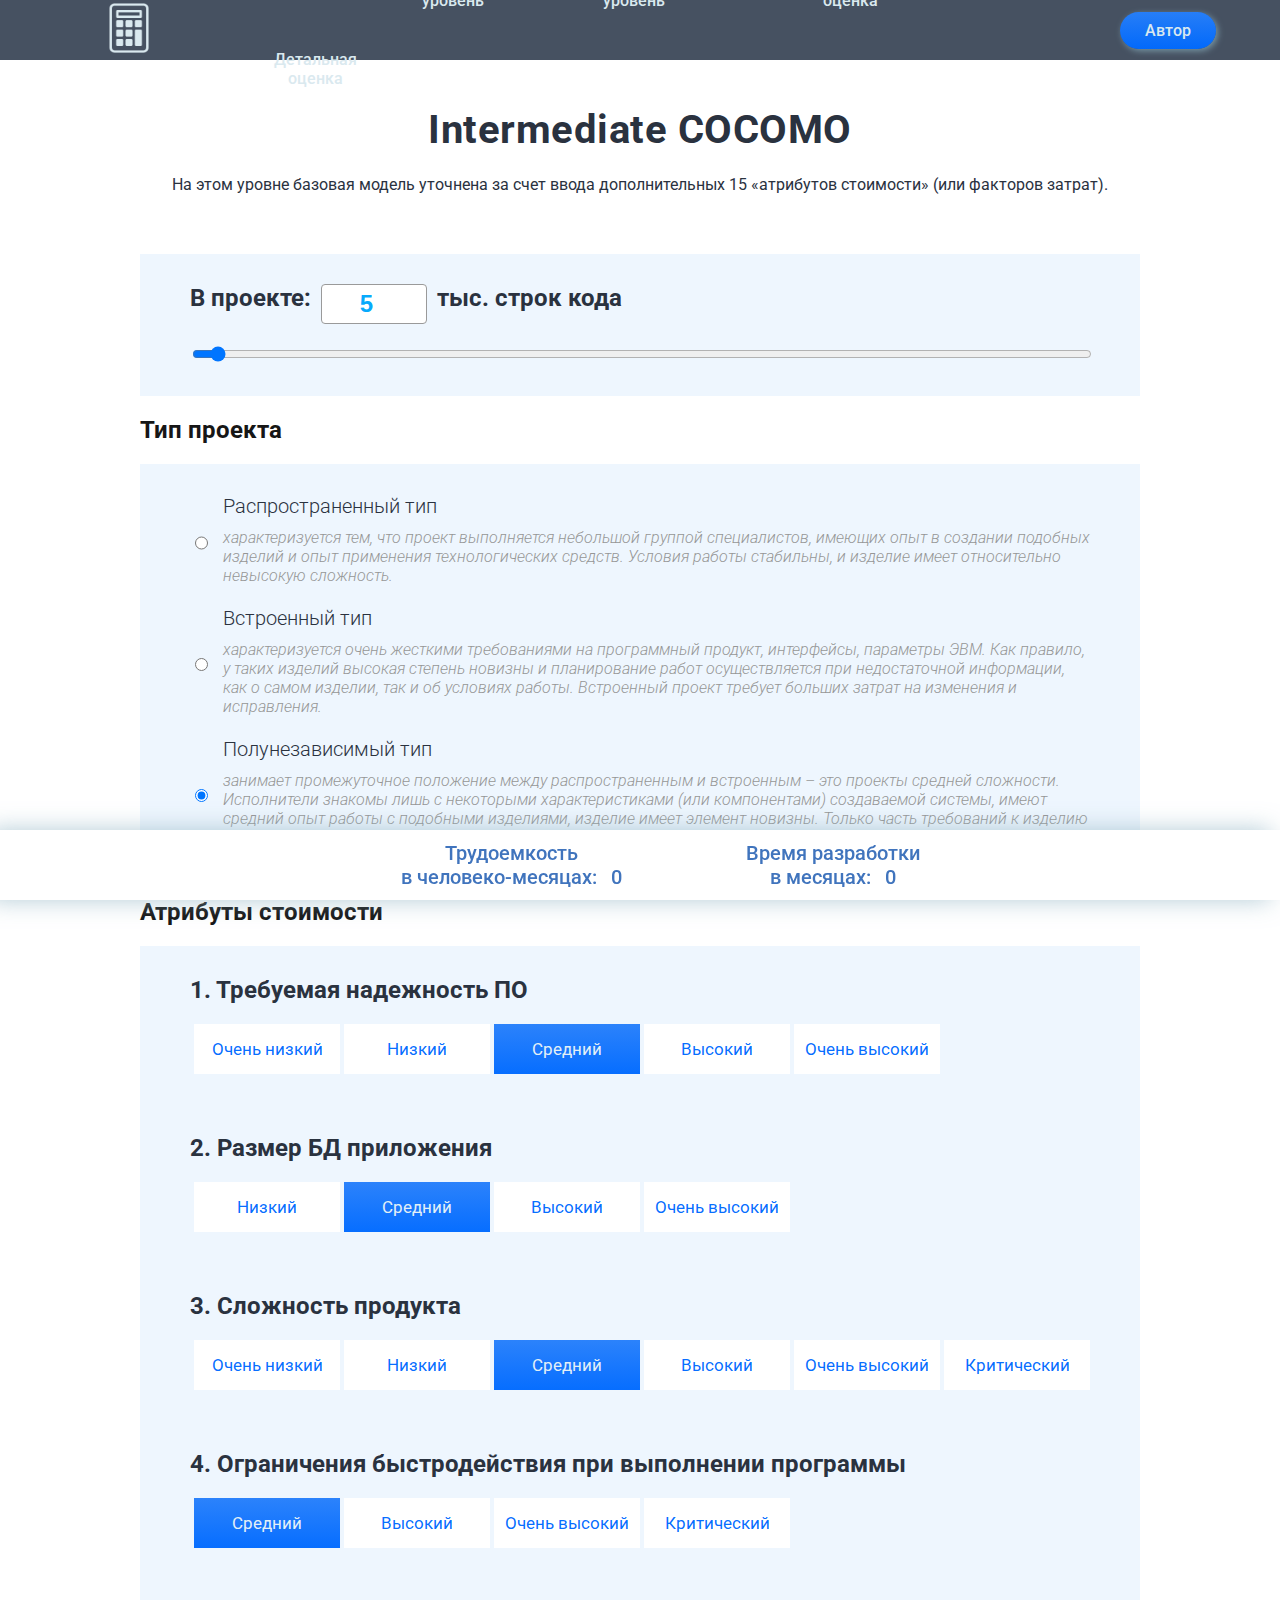
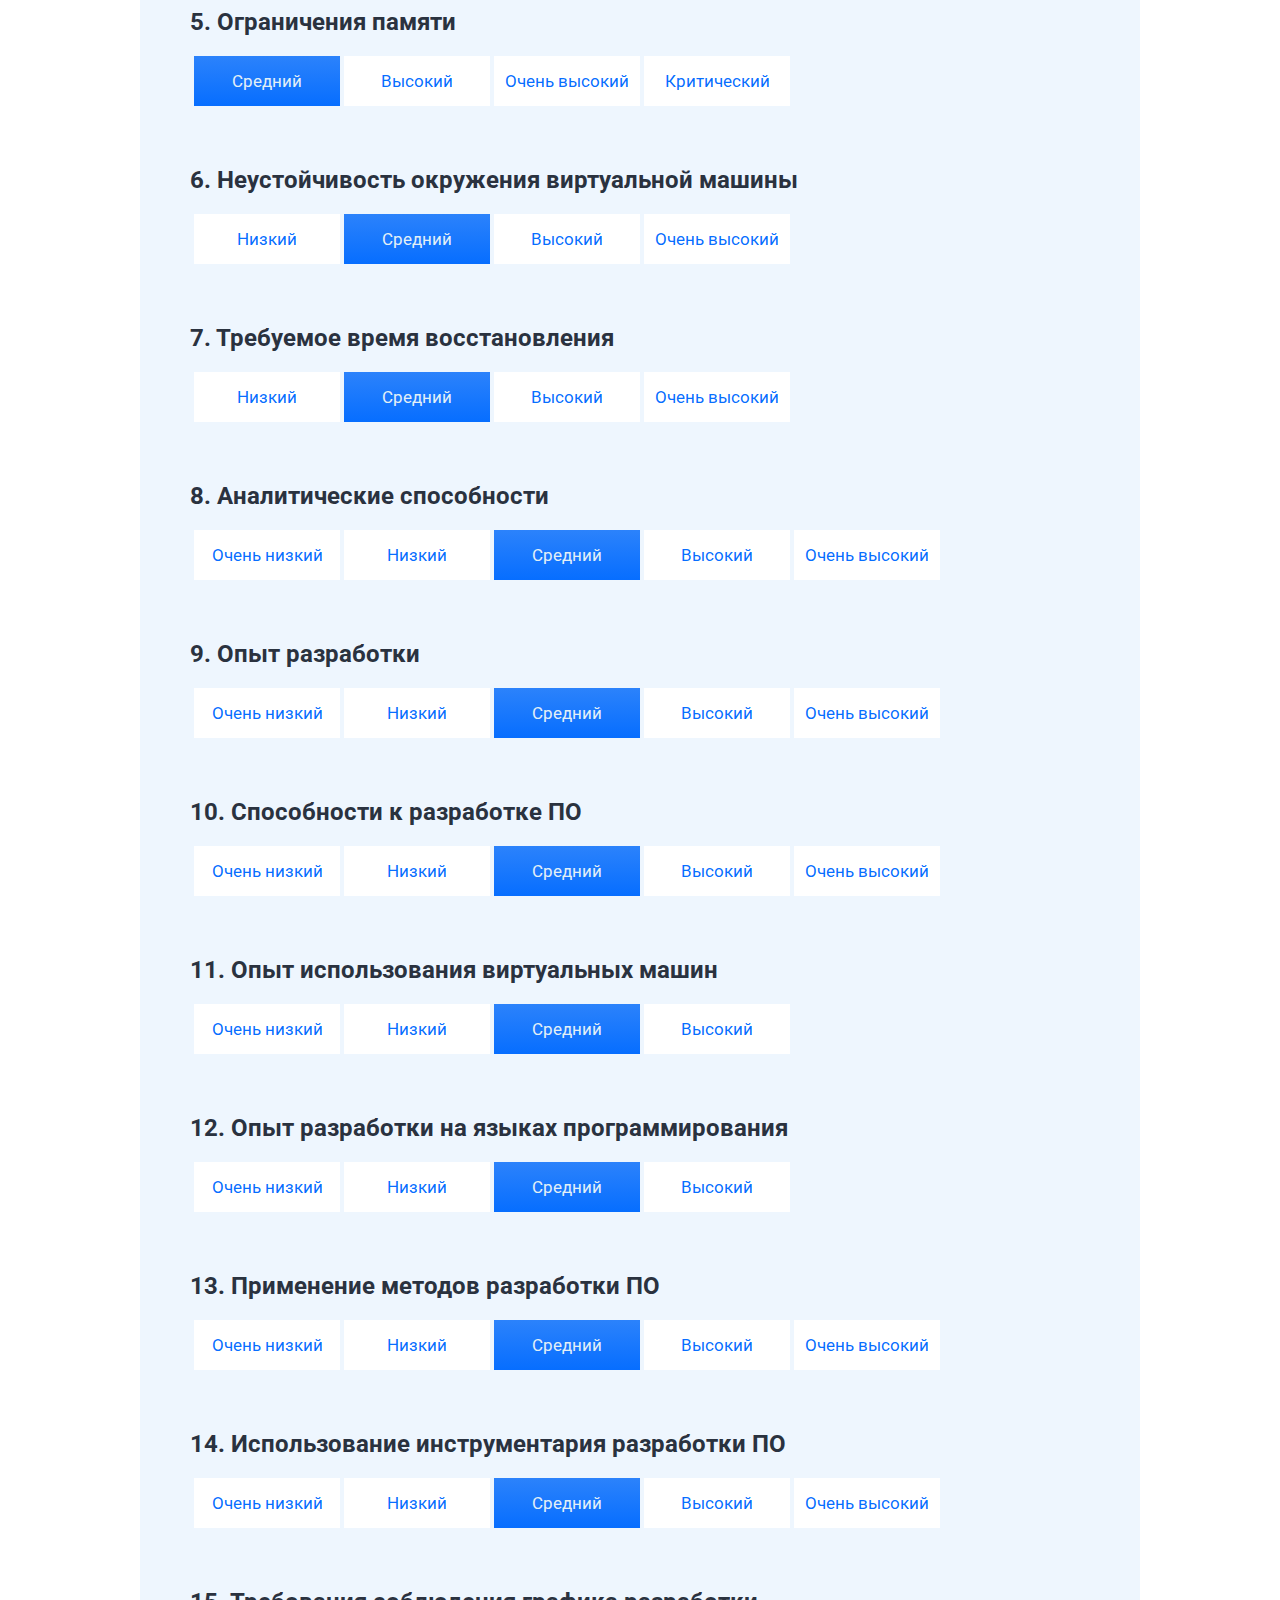
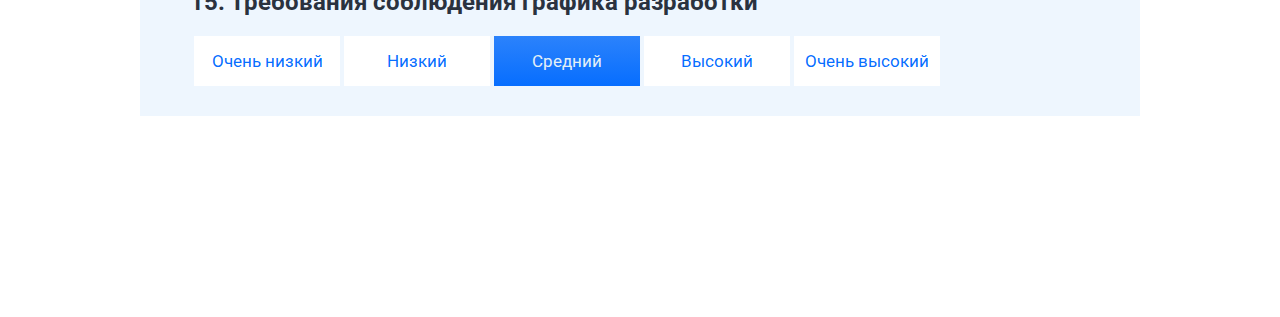
<file: intermediet cocomo.html>
<!DOCTYPE html>
<html lang="en">
	<head>
		<meta charset="UTF-8" />
		<meta name="viewport" content="width=device-width, initial-scale=1.0" />
		<meta http-equiv="X-UA-Compatible" content="ie=edge" />
		<title>Промежуточный уровень</title>
		<link rel="stylesheet" href="css/main.css" />
		<link href="https://fonts.googleapis.com/css?family=Roboto:100,300,300i,400,700&display=swap&subset=cyrillic-ext" rel="stylesheet" />
	</head>

	<body>
		<header>
            <a href="index.html"><img src="img/icons8-калькулятор-64 (1).png" alt="logo" class="logo"></a>
            
            <nav>
                <ul class="navLinks">
                    
                    <li><a href="index.html">Главная</a></li>
                    <li><a href="basic cocomo.html"> Базовый <br>уровень</a></li>
                    <li><a href="intermediet cocomo.html">Промежуточный <br>уровень</a></li>
                    <li><a href="Early Design.html">Предварительная<br>оценка</a></li>
                    <li><a href="Post Architecture.html">Детальная<br>оценка</a></li>         
                </ul>
            </nav>
            <a href="button.html" class="contact"><button>Автор</button></a>
        </header>
        <main class="calc-wrapper">
			<div class="container">
				<form id="form">
					<div class="heading">
						<h1 class="heading-title">Intermediate COCOMO</h1>
						<p class="heading-desc">На этом уровне базовая модель уточнена за счет ввода дополнительных 15 «атрибутов стоимости» (или факторов затрат).</p>
					</div>

					<!-- строки кода -->
				<div class="calc-section">
					<label class="checkbox-wrapper title-bold section-title .section-title--vertical-center">
						<span class="title__inline">В проекте:</span>
						<input type="number" min="1" max="200" value="5" step="0.1" id="square-input" class="title__inline input-short" />
						<span class="title__inline">тыс. строк кода</span>
					</label>
					<input type="range" id="square-range" class="range-input" min="1" max="200" value="5" step="0.1" />
				</div>
					<!-- // строки кода -->

					<h2>Тип проекта</h2>

					<!-- тип проекта -->
					<div class="calc-section">
						<label class="radio-wrapper" data-name="mobile">
							<input type="radio" class="radio" name="type" value="1" />
							<div class="title-mite">Распространенный тип
								<span class="note">характеризуется тем, что проект выполняется небольшой группой специалистов, имеющих опыт в создании подобных изделий и опыт применения технологических средств. Условия работы стабильны, и изделие имеет относительно невысокую сложность.</span>
							</div>
						</label>
						<label class="radio-wrapper" data-name="mobile">
							<input type="radio" class="radio" name="type" value="2" />
							<div class="title-mite">
								Встроенный тип
								<span class="note">характеризуется очень жесткими требованиями на программный продукт, интерфейсы, параметры ЭВМ. Как правило, у таких изделий высокая степень новизны и планирование работ осуществляется при недостаточной информации, как о самом изделии, так и об условиях работы. Встроенный проект требует больших затрат на изменения и исправления.</span>
							</div>
						</label>
						<label class="radio-wrapper" data-name="mobile">
							<input type="radio" class="radio" name="type" value="3" checked/>
							<div class="title-mite">
								Полунезависимый тип
								<span class="note">занимает промежуточное положение между распространенным и встроенным – это проекты средней сложности. Исполнители знакомы лишь с некоторыми характеристиками (или компонентами) создаваемой системы, имеют средний опыт работы с подобными изделиями, изделие имеет элемент новизны. Только часть требований к изделию жестко фиксируется, в остальном разработки имеют степени выбора.</span>
							</div>
						</label>
					</div>
					<!-- // тип проекта -->

					<h2>Атрибуты стоимости</h2>

				<!-- Требуемая надежность ПО -->
				<div class="calc-section">
					
					<h4 class="checkbox-wrapper title-bold section-title">1. Требуемая надежность ПО</h4>
					<div class="rooms-wrapper">
					<label class="rooms-label" data-name="mobile">
						<input type="radio" class="rooms-radio-real" name="01" value="0.75" />
						<span class="rooms-radio-fake">Очень низкий</span>
					</label>
					<label class="rooms-label" data-name="mobile">
						<input type="radio" class="rooms-radio-real" name="01" value="0.88"  />
						<span class="rooms-radio-fake">Низкий</span>
					</label>
					<label class="rooms-label" data-name="mobile">
						<input type="radio" class="rooms-radio-real" name="01" value="1" checked/>
						<span class="rooms-radio-fake">Средний</span>
					</label>
					<label class="rooms-label" data-name="mobile">
						<input type="radio" class="rooms-radio-real" name="01" value="1.15" />
						<span class="rooms-radio-fake">Высокий</span>
					</label>
					<label class="rooms-label" data-name="mobile">
						<input type="radio" class="rooms-radio-real" name="01" value="1.40" />
						<span class="rooms-radio-fake">Очень высокий</span>
					</label>
				</div>
				</div>
				<!-- // Требуемая надежность ПО -->

				<!-- Размер БД приложения -->
				<div class="calc-section">
					<h4 class="checkbox-wrapper title-bold section-title">2. Размер БД приложения</h4>
					<div class="rooms-wrapper">
						<label class="rooms-label" data-name="mobile">
							<input type="radio" class="rooms-radio-real" name="02" value="0.94" />
							<span class="rooms-radio-fake">Низкий</span>
						</label>
						<label class="rooms-label" data-name="mobile">
							<input type="radio" class="rooms-radio-real" name="02" value="1"  checked/>
							<span class="rooms-radio-fake">Средний</span>
						</label>
						<label class="rooms-label" data-name="mobile">
							<input type="radio" class="rooms-radio-real" name="02" value="1.08" />
							<span class="rooms-radio-fake">Высокий</span>
						</label>
						<label class="rooms-label" data-name="mobile">
							<input type="radio" class="rooms-radio-real" name="02" value="1.16" />
							<span class="rooms-radio-fake">Очень высокий</span>
						</label>
					</div>
				</div>
				<!-- // Размер БД приложения -->

				<!-- Сложность продукта -->
				<div class="calc-section">
					<h4 class="checkbox-wrapper title-bold section-title">3. Сложность продукта</h4>
					<div class="rooms-wrapper">
						<label class="rooms-label" data-name="mobile">
							<input type="radio" class="rooms-radio-real" name="03" value="0.70" />
							<span class="rooms-radio-fake">Очень низкий</span>
						</label>
						<label class="rooms-label" data-name="mobile">
							<input type="radio" class="rooms-radio-real" name="03" value="0.85" />
							<span class="rooms-radio-fake">Низкий</span>
						</label>
						<label class="rooms-label" data-name="mobile">
							<input type="radio" class="rooms-radio-real" name="03" value="1"  checked/>
							<span class="rooms-radio-fake">Средний</span>
						</label>
						<label class="rooms-label" data-name="mobile">
							<input type="radio" class="rooms-radio-real" name="03" value="1.15" />
							<span class="rooms-radio-fake">Высокий</span>
						</label>
						<label class="rooms-label" data-name="mobile">
							<input type="radio" class="rooms-radio-real" name="03" value="1.30" />
							<span class="rooms-radio-fake">Очень высокий</span>
						</label>
						<label class="rooms-label" data-name="mobile">
							<input type="radio" class="rooms-radio-real" name="03" value="1.65" />
							<span class="rooms-radio-fake">Критический</span>
						</label>
					</div>
				</div>
				<!-- // Сложность продукта -->

				<!-- Ограничения быстродействия при выполнении программы -->
				<div class="calc-section">
					<h4 class="checkbox-wrapper title-bold section-title">4. Ограничения быстродействия при выполнении программы</h4>
					<div class="rooms-wrapper">
						<label class="rooms-label" data-name="mobile">
							<input type="radio" class="rooms-radio-real" name="04" value="1" checked/>
							<span class="rooms-radio-fake">Средний</span>
						</label>
						<label class="rooms-label" data-name="mobile">
							<input type="radio" class="rooms-radio-real" name="04" value="1.11" />
							<span class="rooms-radio-fake">Высокий</span>
						</label>
						<label class="rooms-label" data-name="mobile">
							<input type="radio" class="rooms-radio-real" name="04" value="1.30" />
							<span class="rooms-radio-fake">Очень высокий</span>
						</label>
						<label class="rooms-label" data-name="mobile">
							<input type="radio" class="rooms-radio-real" name="04" value="1.66" />
							<span class="rooms-radio-fake">Критический</span>
						</label>
					</div>
				</div>
				<!-- // Ограничения быстродействия при выполнении программы -->

				<!-- Ограничения памяти -->
				<div class="calc-section">
					<h4 class="checkbox-wrapper title-bold section-title">5. Ограничения памяти</h4>
					<div class="rooms-wrapper">
						<label class="rooms-label" data-name="mobile">
							<input type="radio" class="rooms-radio-real" name="05" value="1"  checked/>
							<span class="rooms-radio-fake">Средний</span>
						</label>
						<label class="rooms-label" data-name="mobile">
							<input type="radio" class="rooms-radio-real" name="05" value="1.06" />
							<span class="rooms-radio-fake">Высокий</span>
						</label>
						<label class="rooms-label" data-name="mobile">
							<input type="radio" class="rooms-radio-real" name="05" value="1.21" />
							<span class="rooms-radio-fake">Очень высокий</span>
						</label>
						<label class="rooms-label" data-name="mobile">
							<input type="radio" class="rooms-radio-real" name="05" value="1.56" />
							<span class="rooms-radio-fake">Критический</span>
						</label>
					</div>
				</div>
				<!-- // Ограничения памяти -->

				<!-- Неустойчивость окружения виртуальной машины -->
				<div class="calc-section">
					<h4 class="checkbox-wrapper title-bold section-title">6. Неустойчивость окружения виртуальной машины</h4>
					<div class="rooms-wrapper">
						<label class="rooms-label" data-name="mobile">
							<input type="radio" class="rooms-radio-real" name="06" value="0.87" />
							<span class="rooms-radio-fake">Низкий</span>
						</label>
						<label class="rooms-label" data-name="mobile">
							<input type="radio" class="rooms-radio-real" name="06" value="1"  checked/>
							<span class="rooms-radio-fake">Средний</span>
						</label>
						<label class="rooms-label" data-name="mobile">
							<input type="radio" class="rooms-radio-real" name="06" value="1.15" />
							<span class="rooms-radio-fake">Высокий</span>
						</label>
						<label class="rooms-label" data-name="mobile">
							<input type="radio" class="rooms-radio-real" name="06" value="1.30" />
							<span class="rooms-radio-fake">Очень высокий</span>
						</label>
					</div>
				</div>
				<!-- // Неустойчивость окружения виртуальной машины -->

				<!-- Требуемое время восстановления -->
				<div class="calc-section">
					<h4 class="checkbox-wrapper title-bold section-title">7. Требуемое время восстановления</h4>
					<div class="rooms-wrapper">
						<label class="rooms-label" data-name="mobile">
							<input type="radio" class="rooms-radio-real" name="07" value="0.87" />
							<span class="rooms-radio-fake">Низкий</span>
						</label>
						<label class="rooms-label" data-name="mobile">
							<input type="radio" class="rooms-radio-real" name="07" value="1"  checked/>
							<span class="rooms-radio-fake">Средний</span>
						</label>
						<label class="rooms-label" data-name="mobile">
							<input type="radio" class="rooms-radio-real" name="07" value="1.07" />
							<span class="rooms-radio-fake">Высокий</span>
						</label>
						<label class="rooms-label" data-name="mobile">
							<input type="radio" class="rooms-radio-real" name="07" value="1.15" />
							<span class="rooms-radio-fake">Очень высокий</span>
						</label>
					</div>
				</div>
				<!-- // Требуемое время восстановления -->

				<!-- Аналитические способности -->
				<div class="calc-section">
					<h4 class="checkbox-wrapper title-bold section-title">8. Аналитические способности</h4>
					<div class="rooms-wrapper">
						<label class="rooms-label" data-name="mobile">
							<input type="radio" class="rooms-radio-real" name="08" value="1.46" />
							<span class="rooms-radio-fake">Очень низкий</span>
						</label>
						<label class="rooms-label" data-name="mobile">
							<input type="radio" class="rooms-radio-real" name="08" value="1.19" />
							<span class="rooms-radio-fake">Низкий</span>
						</label>
						<label class="rooms-label" data-name="mobile">
							<input type="radio" class="rooms-radio-real" name="08" value="1"  checked/>
							<span class="rooms-radio-fake">Средний</span>
						</label>
						<label class="rooms-label" data-name="mobile">
							<input type="radio" class="rooms-radio-real" name="08" value="0.86" />
							<span class="rooms-radio-fake">Высокий</span>
						</label>
						<label class="rooms-label" data-name="mobile">
							<input type="radio" class="rooms-radio-real" name="08" value="0.71" />
							<div class="rooms-radio-fake">Очень высокий</div>
						</label>
					</div>
				</div>
				<!-- // Аналитические способности -->

				<!-- Опыт разработки -->
				<div class="calc-section">
					<h4 class="checkbox-wrapper title-bold section-title">9. Опыт разработки</h4>
					<div class="rooms-wrapper">
						<label class="rooms-label" data-name="mobile">
							<input type="radio" class="rooms-radio-real" name="09" value="1.29" />
							<span class="rooms-radio-fake">Очень низкий</span>
						</label>
						<label class="rooms-label" data-name="mobile">
							<input type="radio" class="rooms-radio-real" name="09" value="1.13" />
							<span class="rooms-radio-fake">Низкий</span>
						</label>
						<label class="rooms-label" data-name="mobile">
							<input type="radio" class="rooms-radio-real" name="09" value="1"  checked/>
							<span class="rooms-radio-fake">Средний</span>
						</label>
						<label class="rooms-label" data-name="mobile">
							<input type="radio" class="rooms-radio-real" name="09" value="0.91" />
							<span class="rooms-radio-fake">Высокий</span>
						</label>
						<label class="rooms-label" data-name="mobile">
							<input type="radio" class="rooms-radio-real" name="09" value="0.82" />
							<span class="rooms-radio-fake">Очень высокий</span>
						</label>
					</div>
				</div>
				<!-- // Опыт разработки -->
					
				<!-- Способности к разработке ПО -->
				<div class="calc-section">
					<h4 class="checkbox-wrapper title-bold section-title">10. Способности к разработке ПО</h4>
					<div class="rooms-wrapper">
						<label class="rooms-label" data-name="mobile">
							<input type="radio" class="rooms-radio-real" name="10" value="1.42" />
							<span class="rooms-radio-fake">Очень низкий</span>
						</label>
						<label class="rooms-label" data-name="mobile">
							<input type="radio" class="rooms-radio-real" name="10" value="1.17" />
							<span class="rooms-radio-fake">Низкий</span>
						</label>
						<label class="rooms-label" data-name="mobile">
							<input type="radio" class="rooms-radio-real" name="10" value="1"  checked/>
							<span class="rooms-radio-fake">Средний</span>
						</label>
						<label class="rooms-label" data-name="mobile">
							<input type="radio" class="rooms-radio-real" name="10" value="0.86" />
							<span class="rooms-radio-fake">Высокий</span>
						</label>
						<label class="rooms-label" data-name="mobile">
							<input type="radio" class="rooms-radio-real" name="10" value="0.7" />
							<span class="rooms-radio-fake">Очень высокий</span>
						</label>
					</div>
				</div>
				<!-- // Способности к разработке ПО -->

				<!-- Опыт использования виртуальных машин -->
				<div class="calc-section">
					<h4 class="checkbox-wrapper title-bold section-title">11. Опыт использования виртуальных машин</h4>
					<div class="rooms-wrapper">
						<label class="rooms-label" data-name="mobile">
							<input type="radio" class="rooms-radio-real" name="11" value="1.21" />
							<span class="rooms-radio-fake">Очень низкий</span>
						</label>
						<label class="rooms-label" data-name="mobile">
							<input type="radio" class="rooms-radio-real" name="11" value="1.1" />
							<span class="rooms-radio-fake">Низкий</span>
						</label>
						<label class="rooms-label" data-name="mobile">
							<input type="radio" class="rooms-radio-real" name="11" value="1"  checked/>
							<span class="rooms-radio-fake">Средний</span>
						</label>
						<label class="rooms-label" data-name="mobile">
							<input type="radio" class="rooms-radio-real" name="11" value="0.9" />
							<span class="rooms-radio-fake">Высокий</span>
						</label>
					</div>
				</div>
				<!-- // Опыт использования виртуальных машин -->

				<!-- Опыт разработки на языках программирования -->
				<div class="calc-section">
					<h4 class="checkbox-wrapper title-bold section-title">12. Опыт разработки на языках программирования</h4>
					<div class="rooms-wrapper">
						<label class="rooms-label" data-name="mobile">
							<input type="radio" class="rooms-radio-real" name="12" value="1.14" />
							<span class="rooms-radio-fake">Очень низкий</span>
						</label>
						<label class="rooms-label" data-name="mobile">
							<input type="radio" class="rooms-radio-real" name="12" value="1.07" />
							<span class="rooms-radio-fake">Низкий</span>
						</label>
						<label class="rooms-label" data-name="mobile">
							<input type="radio" class="rooms-radio-real" name="12" value="1"  checked/>
							<span class="rooms-radio-fake">Средний</span>
						</label>
						<label class="rooms-label" data-name="mobile">
							<input type="radio" class="rooms-radio-real" name="12" value="0.95" />
							<span class="rooms-radio-fake">Высокий</span>
						</label>
					</div>	
				</div>
				<!-- // Опыт разработки на языках программирования -->

				<!-- Применение методов разработки ПО -->
				<div class="calc-section">
					<h4 class="checkbox-wrapper title-bold section-title">13. Применение методов разработки ПО</h4>
					<div class="rooms-wrapper">
						<label class="rooms-label" data-name="mobile">
							<input type="radio" class="rooms-radio-real" name="13" value="1.24" />
							<span class="rooms-radio-fake">Очень низкий</span>
						</label>
						<label class="rooms-label" data-name="mobile">
							<input type="radio" class="rooms-radio-real" name="13" value="1.1" />
							<span class="rooms-radio-fake">Низкий</span>
						</label>
						<label class="rooms-label" data-name="mobile">
							<input type="radio" class="rooms-radio-real" name="13" value="1"  checked/>
							<span class="rooms-radio-fake">Средний</span>
						</label>
						<label class="rooms-label" data-name="mobile">
							<input type="radio" class="rooms-radio-real" name="13" value="0.91" />
							<span class="rooms-radio-fake">Высокий</span>
						</label>
						<label class="rooms-label" data-name="mobile">
							<input type="radio" class="rooms-radio-real" name="13" value="0.82" />
							<span class="rooms-radio-fake">Очень высокий</span>
						</label>
					</div>
				</div>
				<!-- // Применение методов разработки ПО -->

				<!-- Использование инструментария разработки ПО -->
				<div class="calc-section">
					<h4 class="checkbox-wrapper title-bold section-title">14. Использование инструментария разработки ПО</h4>
					<div class="rooms-wrapper">
						<label class="rooms-label" data-name="mobile">
							<input type="radio" class="rooms-radio-real" name="14" value="1.24" />
							<span class="rooms-radio-fake">Очень низкий</span>
						</label>
						<label class="rooms-label" data-name="mobile">
							<input type="radio" class="rooms-radio-real" name="14" value="1.1" />
							<span class="rooms-radio-fake">Низкий</span>
						</label>
						<label class="rooms-label" data-name="mobile">
							<input type="radio" class="rooms-radio-real" name="14" value="1"  checked/>
							<span class="rooms-radio-fake">Средний</span>
						</label>
						<label class="rooms-label" data-name="mobile">
							<input type="radio" class="rooms-radio-real" name="14" value="0.91" />
							<span class="rooms-radio-fake">Высокий</span>
						</label>
						<label class="rooms-label" data-name="mobile">
							<input type="radio" class="rooms-radio-real" name="14" value="0.83" />
							<span class="rooms-radio-fake">Очень высокий</span>
						</label>
					</div>
				</div>
				<!-- // Использование инструментария разработки ПО -->

				<!-- Требования соблюдения графика разработки -->
				<div class="calc-section">
					<h4 class="checkbox-wrapper title-bold section-title">15. Требования соблюдения графика разработки</h4>
					<div class="rooms-wrapper">
						<label class="rooms-label" data-name="mobile">
							<input type="radio" class="rooms-radio-real" name="15" value="1.23" />
							<span class="rooms-radio-fake">Очень низкий</span>
						</label>
						<label class="rooms-label" data-name="mobile">
							<input type="radio" class="rooms-radio-real" name="15" value="1.08" />
							<span class="rooms-radio-fake">Низкий</span>
						</label>
						<label class="rooms-label" data-name="mobile">
							<input type="radio" class="rooms-radio-real" name="15" value="1"  checked/>
							<span class="rooms-radio-fake">Средний</span>
						</label>
						<label class="rooms-label" data-name="mobile">
							<input type="radio" class="rooms-radio-real" name="15" value="1.04" />
							<span class="rooms-radio-fake">Высокий</span>
						</label>
						<label class="rooms-label" data-name="mobile">
							<input type="radio" class="rooms-radio-real" name="15" value="1.1" />
							<span class="rooms-radio-fake">Очень высокий</span>
						</label>
					</div>
				</div>
				<!-- // Требования соблюдения графика разработки -->

					<!-- Трудоемкость в человеко-месяцах -->
					<div class="calc-price">
                        <ul class="calc-price-title">
						    <li>
                                <span class="fifi">Трудоемкость<br> в человеко-месяцах:</span>
							    <span id="total-price1" class="fifi">0</span>
						    </li>
							<li>
                                <span class="fifi">Время разработки <br>в месяцах:</span>
							    <span id="total-price2" class="fifi">0</span>
						    </li>
                            
                        </ul>
					</div>
					<!-- // Трудоемкость в человеко-месяцах -->
				</form>
			</div>
		</main>

        <script src="js/nain.js"></script>

    </body>
    </html>
</file>
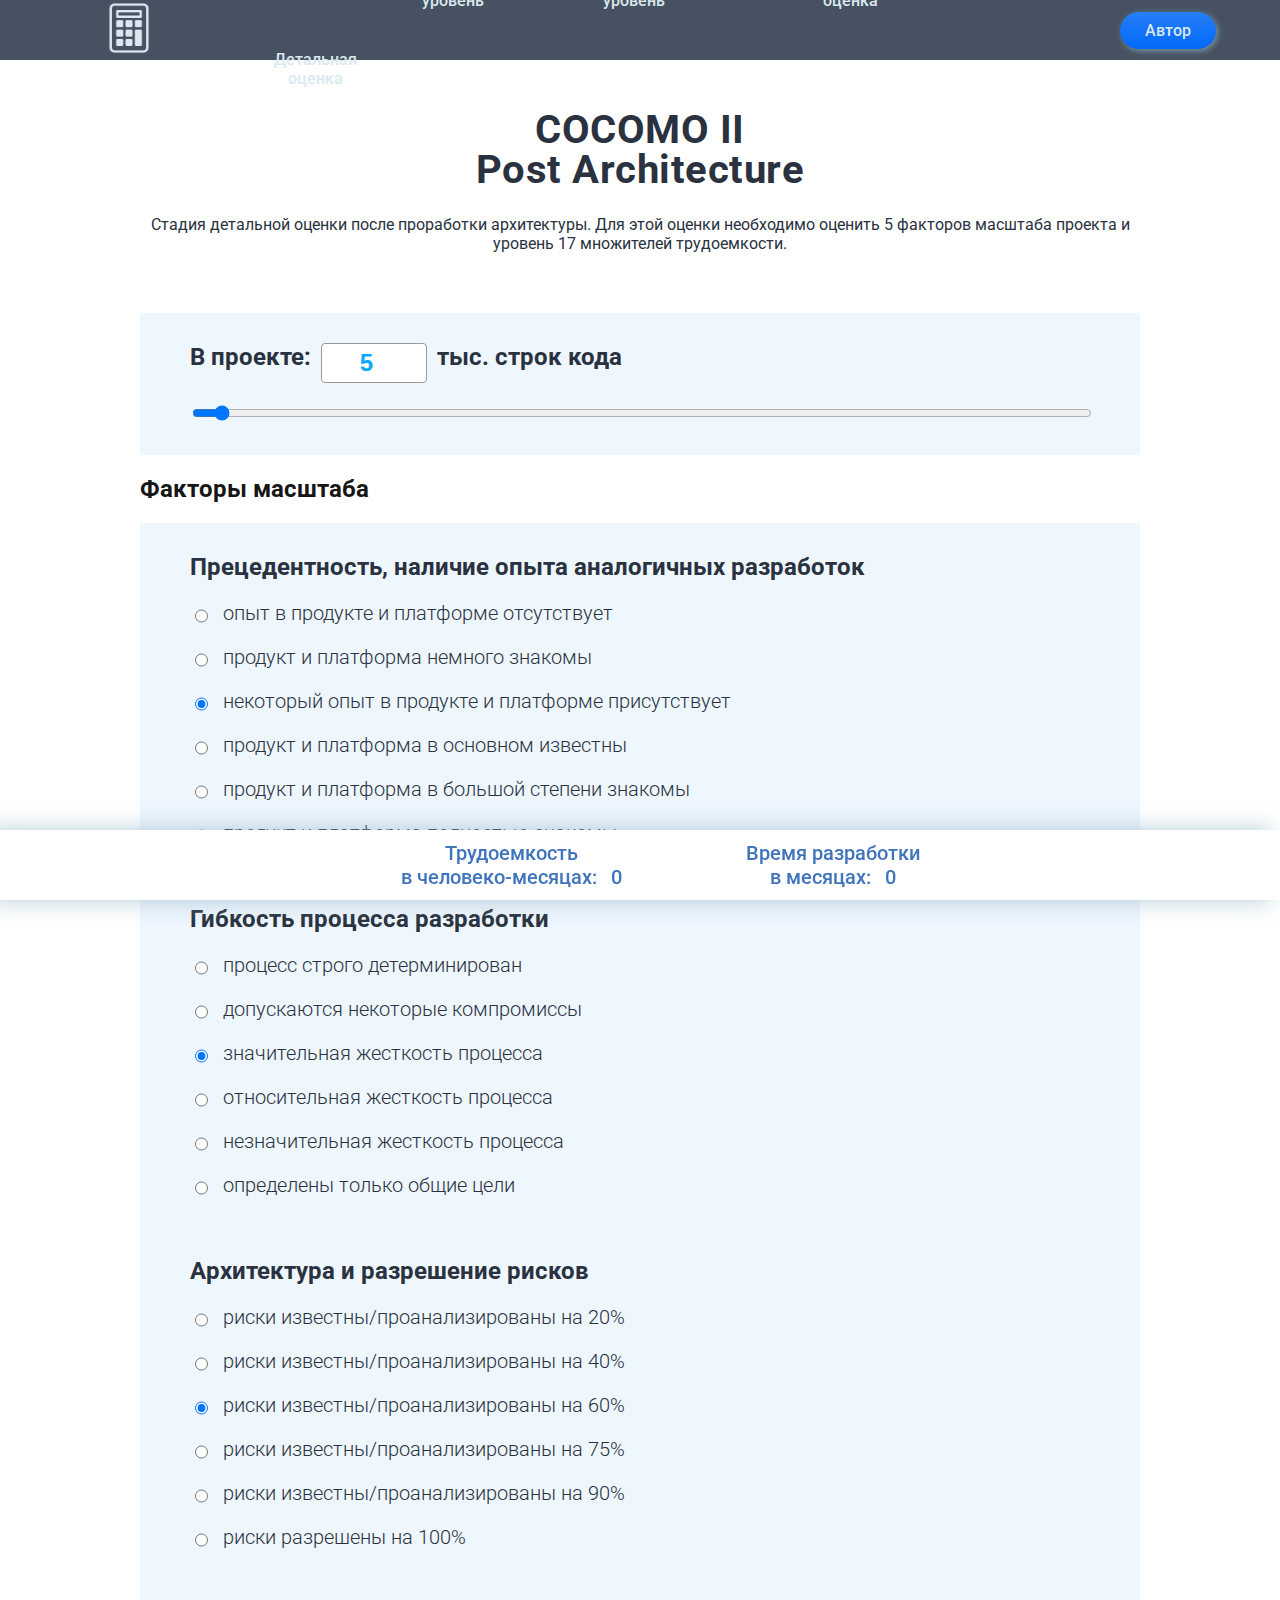
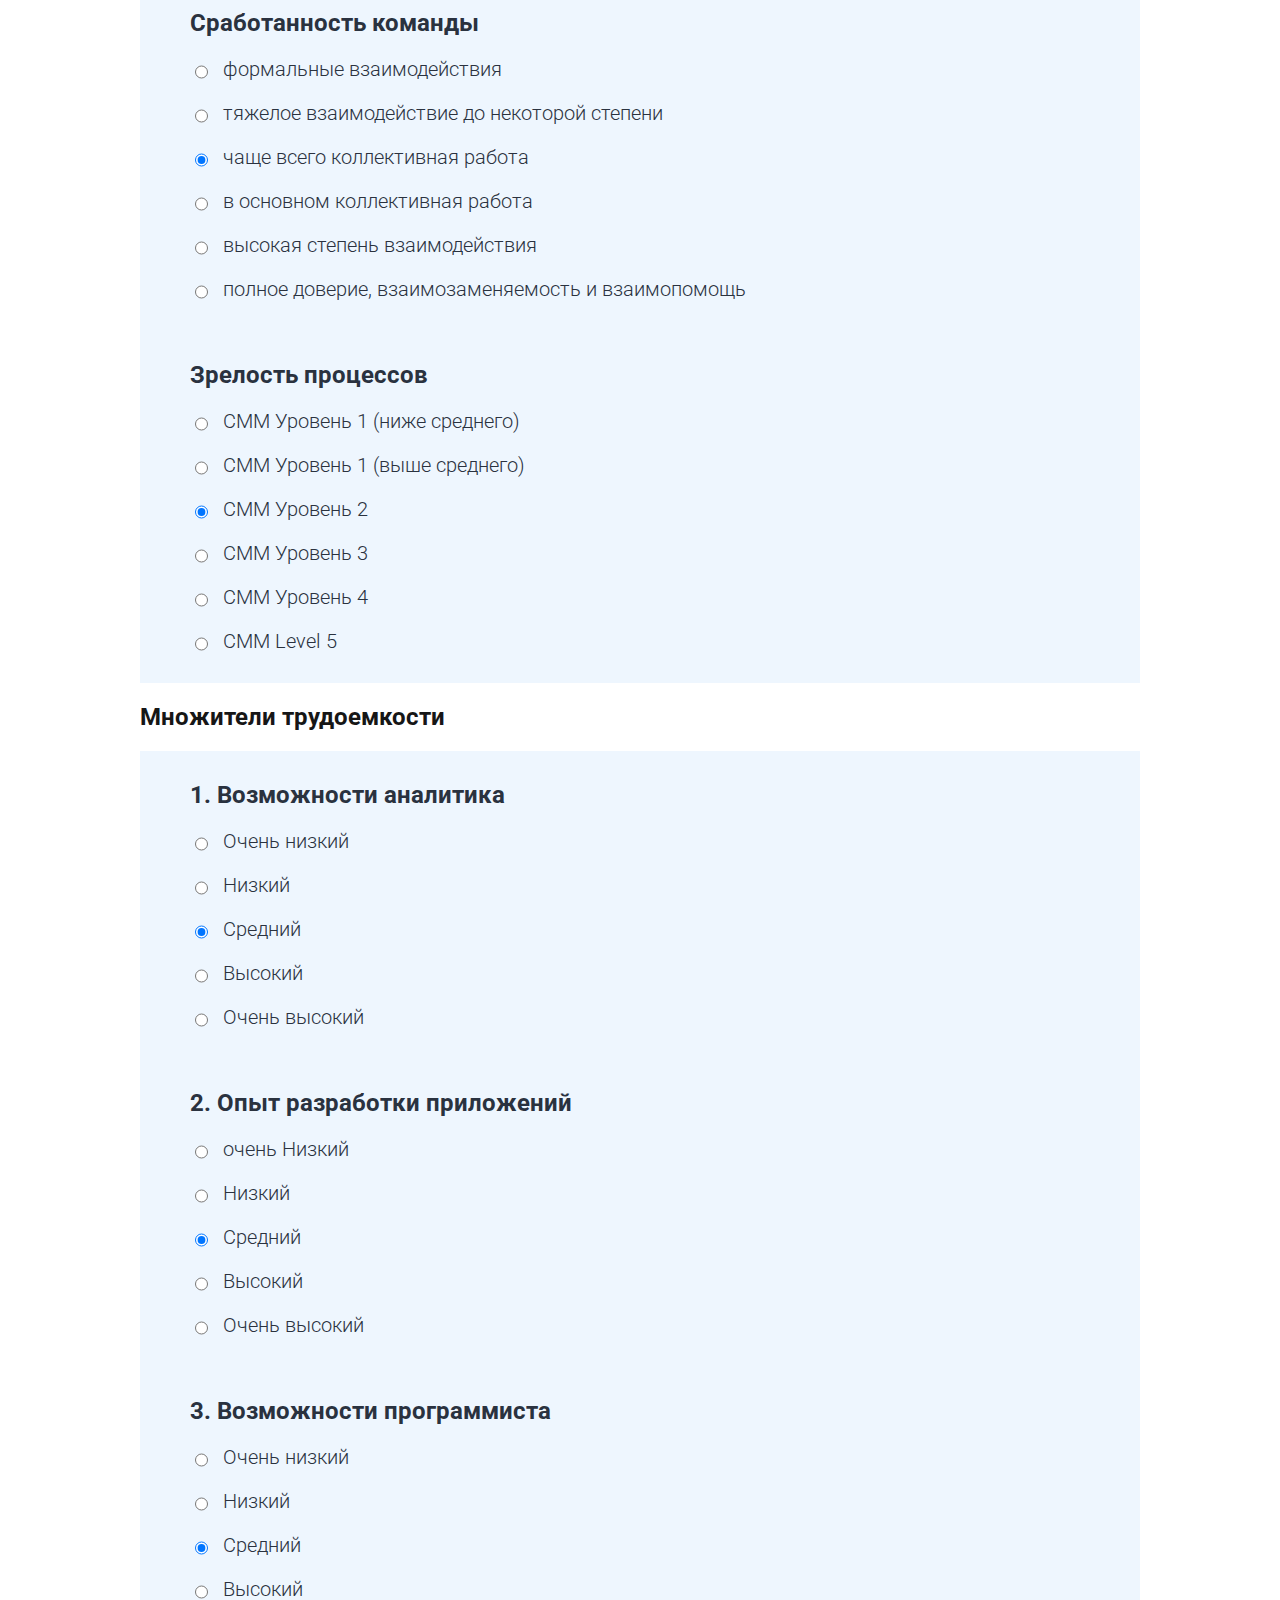
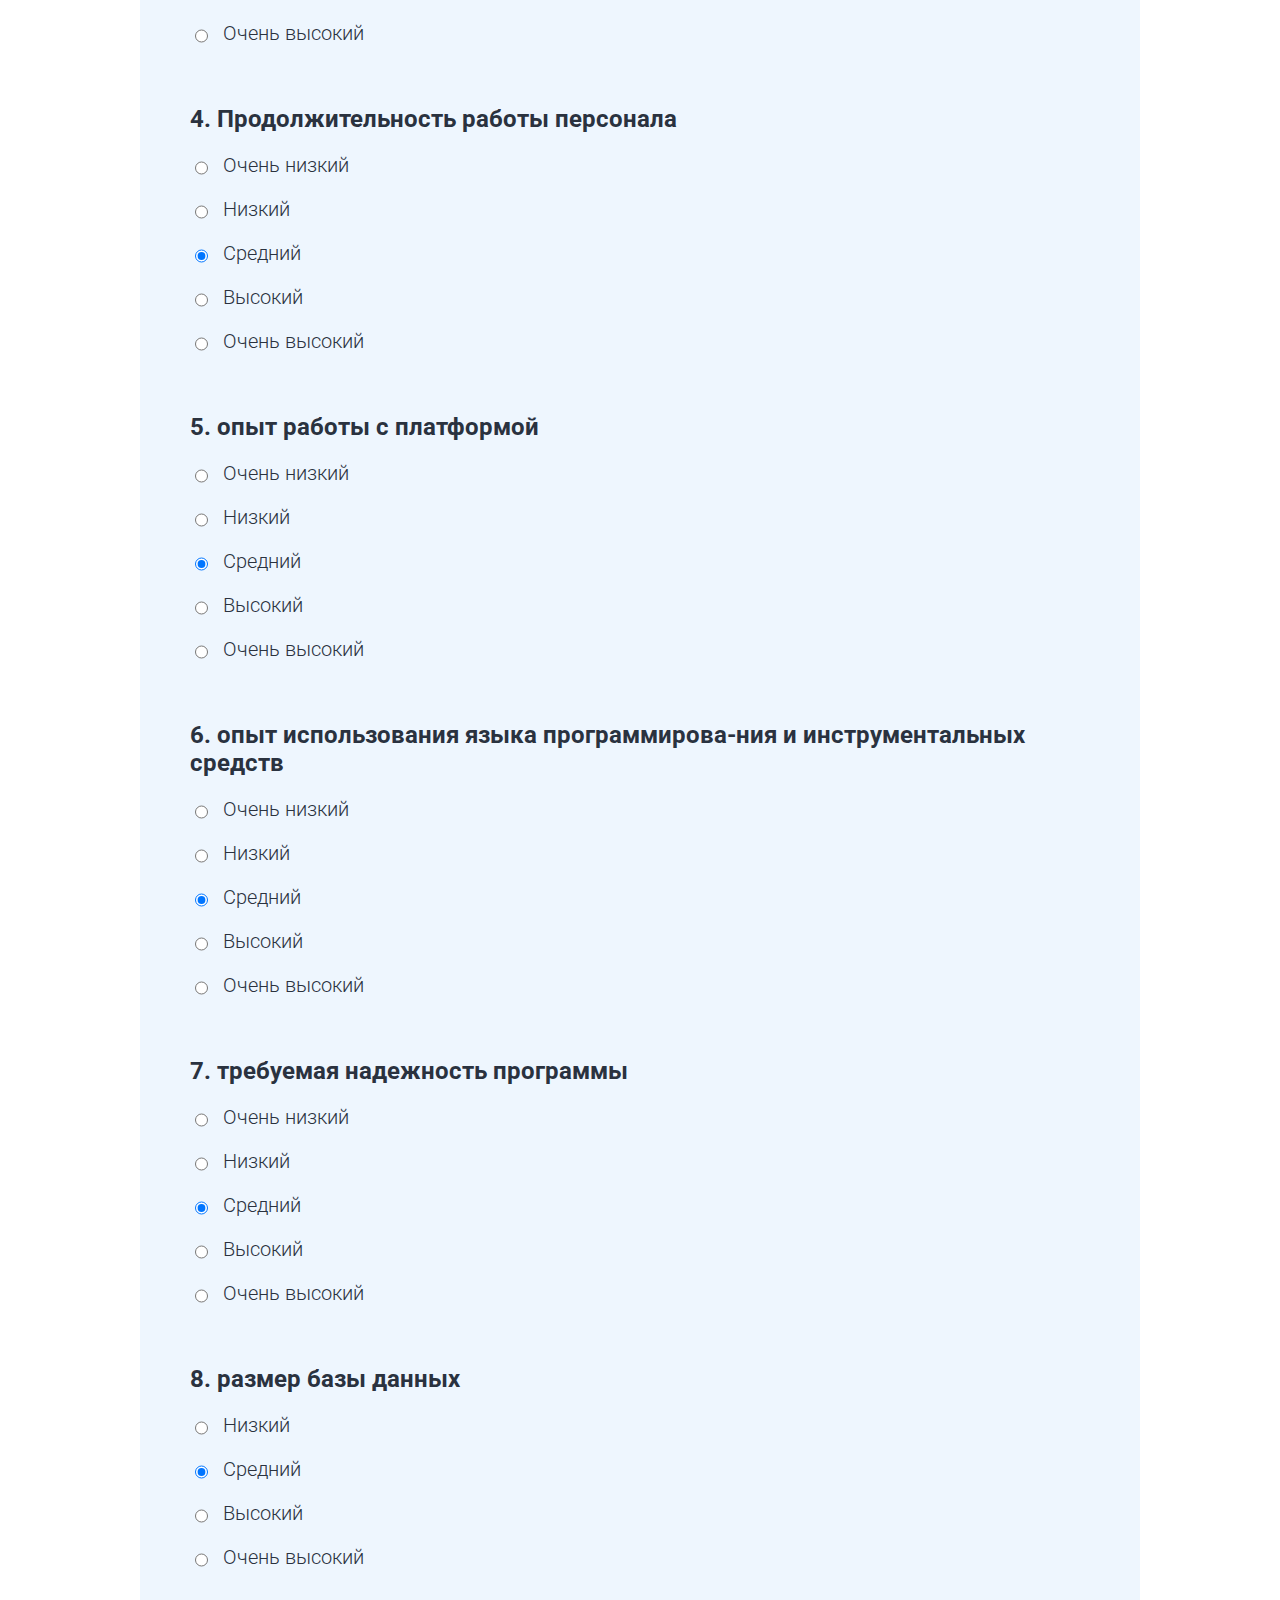
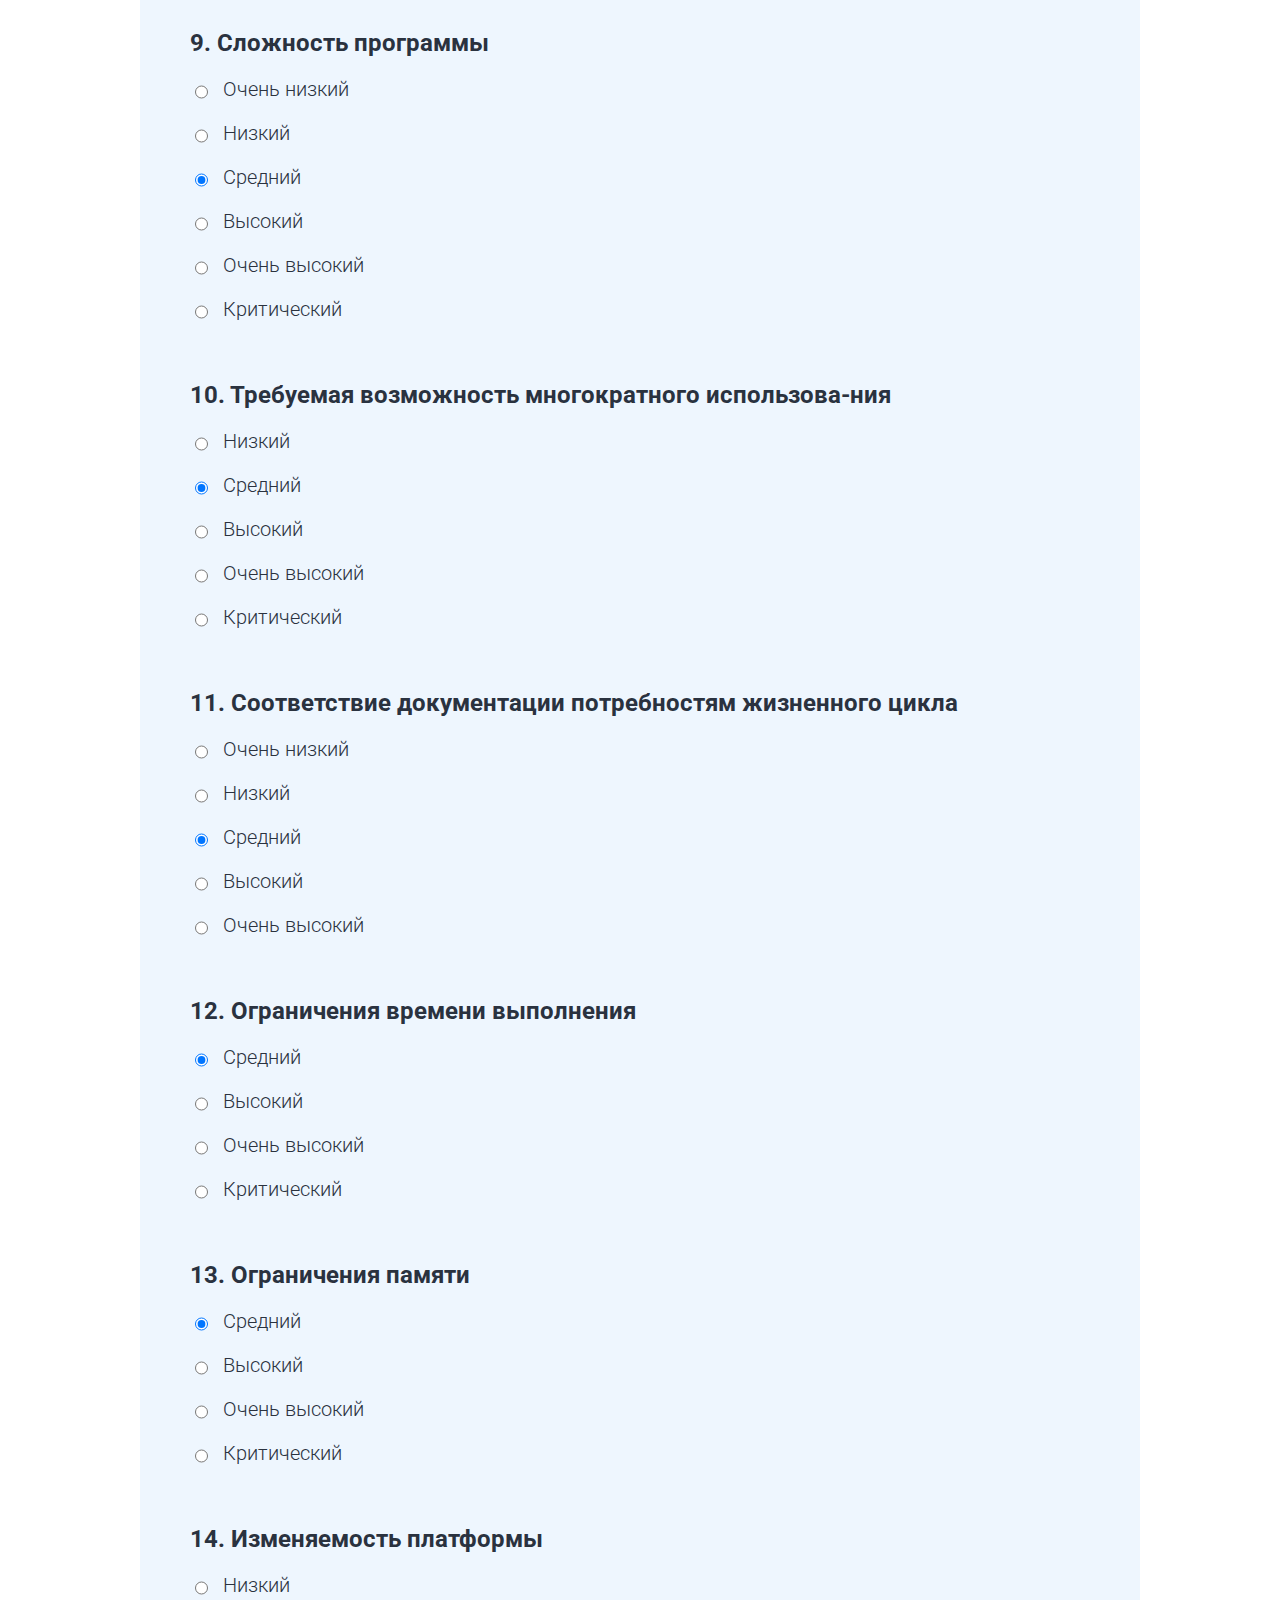
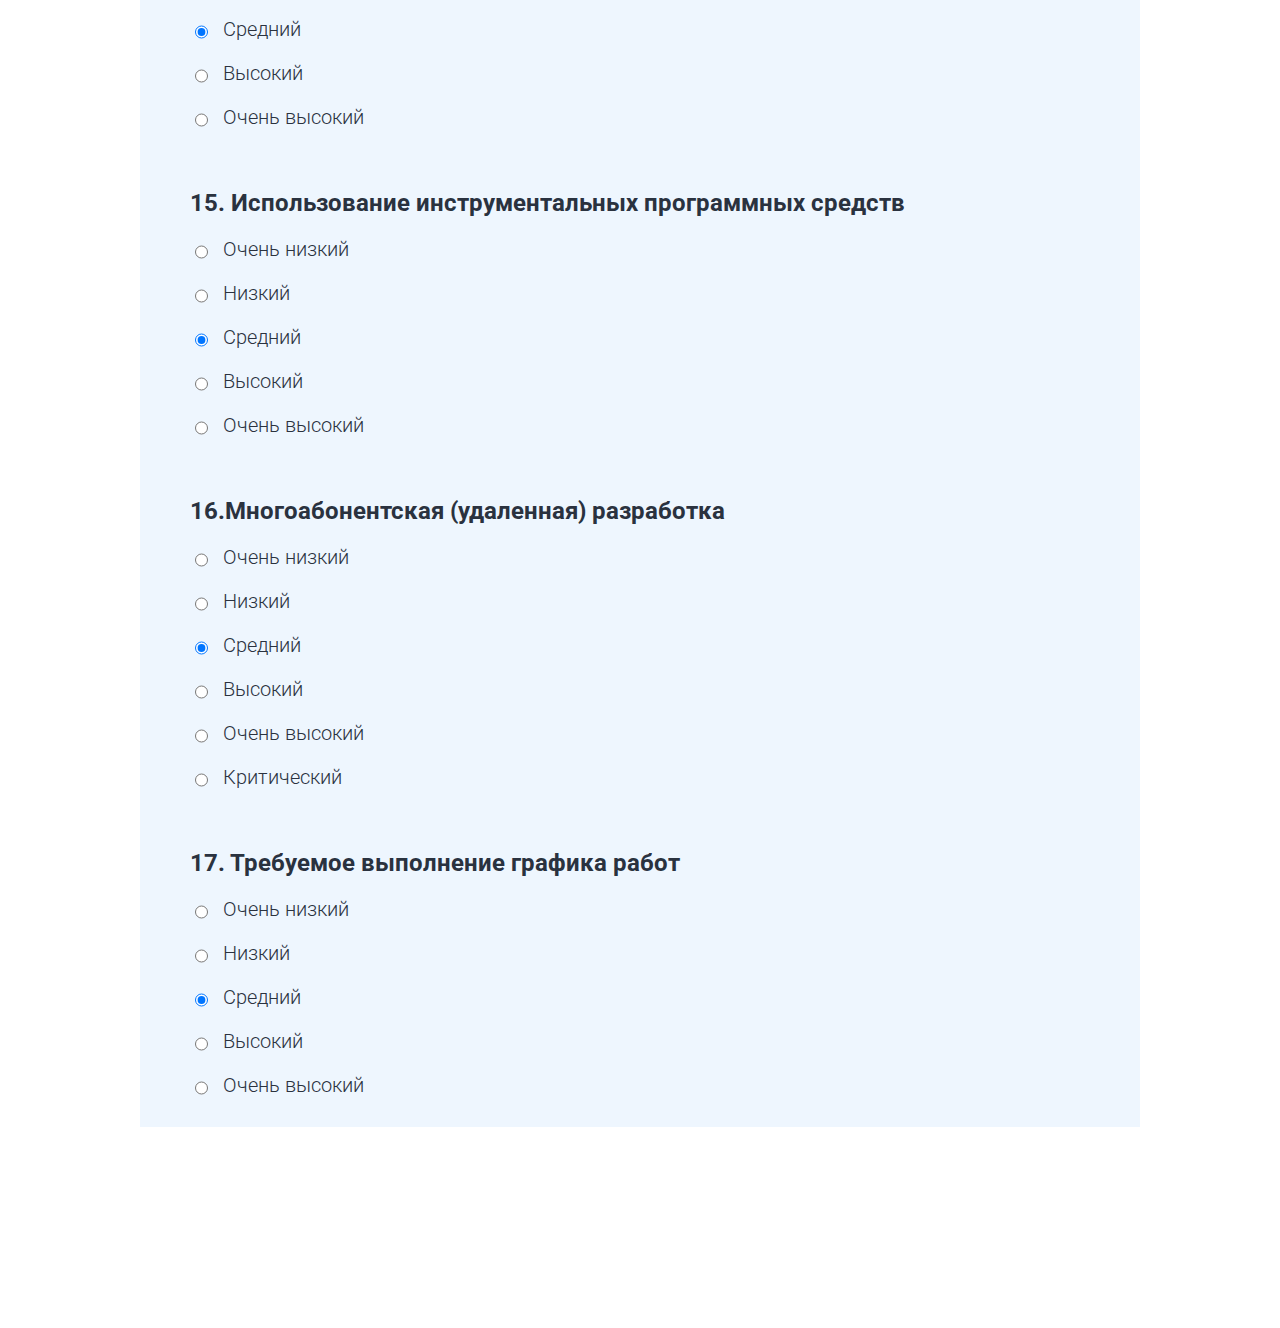
<file: Post Architecture.html>
<!DOCTYPE html>
<html lang="en">
	<head>
		<meta charset="UTF-8" />
		<meta name="viewport" content="width=device-width, initial-scale=1.0" />
		<meta http-equiv="X-UA-Compatible" content="ie=edge" />
		<title>Множители трудоемкости</title>
		<link rel="stylesheet" href="css/main.css" />
		<link href="https://fonts.googleapis.com/css?family=Roboto:100,300,300i,400,700&display=swap&subset=cyrillic-ext" rel="stylesheet" />
	</head>

	<body>
		<header>
            <a href="index.html"><img src="img/icons8-калькулятор-64 (1).png" alt="logo" class="logo"></a>
            
            <nav>
                <ul class="navLinks">
                    
                    <li><a href="index.html">Главная</a></li>
                    <li><a href="basic cocomo.html"> Базовый <br>уровень</a></li>
                    <li><a href="intermediet cocomo.html">Промежуточный <br>уровень</a></li>
                    <li><a href="Early Design.html">Предварительная<br>оценка</a></li>
                    <li><a href="Post Architecture.html">Детальная<br>оценка</a></li>       
                </ul>
            </nav>
            <a href="button.html" class="contact"><button>Автор</button></a>
        </header>
        <main class="calc-wrapper">

            <div class="heading">
                <h1 class="heading-title">COCOMO II<br>Post Architecture</h1>
                <p class="heading-desc">Стадия детальной оценки после проработки архитектуры. Для этой оценки необходимо оценить 5 факторов масштаба проекта и уровень 17 множителей трудоемкости.</p>
            </div>

            <!-- строки кода -->
					<div class="calc-section">
						<label class="checkbox-wrapper title-bold section-title .section-title--vertical-center">
							<span class="title__inline">В проекте:</span>
							<input type="number" min="0" max="200" value="5" step="0.1" id="square-input" class="title__inline input-short" />
							<span class="title__inline">тыс. строк кода</span>
						</label>
						<input type="range" id="square-range" class="range-input" min="0" max="200" value="5" step="0.1" />
					</div>
			<!-- // строки кода -->

            <h2>Факторы масштаба</h2>

                    <!-- Прецедентность, наличие опыта аналогичных разработок -->
					<div class="calc-section">
						<label class="checkbox-wrapper title-bold section-title"> Прецедентность, наличие опыта аналогичных разработок </label>
						
							<label class="radio-wrapper">
								<input class="radio" type="radio" name="01" value="6.2" />
								<div class="title-lite">опыт в продукте и платформе отсутствует</div>
							</label>

							<label class="radio-wrapper">
								<input class="radio" type="radio" name="01" value="4.96" />
								<div class="title-lite">продукт и платформа немного знакомы</div>
							</label>

							<label class="radio-wrapper">
								<input class="radio" type="radio" name="01" value="3.72"checked />
								<div class="title-lite">некоторый опыт в продукте и платформе присутствует</div>
							</label>

							<label class="radio-wrapper">
								<input class="radio" type="radio" name="01" value="2.48" />
								<div class="title-lite">продукт и платформа в основном известны</div>
							</label>

							<label class="radio-wrapper">
								<input class="radio" type="radio" name="01" value="1.24" />
								<div class="title-lite">продукт и платформа в большой степени знакомы</div>
							</label>

							<label class="radio-wrapper">
								<input class="radio" type="radio" name="01" value="0" />
								<div class="title-lite">продукт и платформа полностью знакомы</div>
							</label>
						
					</div>
                    <!-- // Прецедентность, наличие опыта аналогичных разработок -->

                    <!-- Гибкость процесса разработки -->
                    <div class="calc-section">
                        <label class="checkbox-wrapper title-bold section-title"> Гибкость процесса разработки </label>
                        
                            <label class="radio-wrapper">
                                <input class="radio" type="radio" name="02" value="5.07" />
                                <div class="title-lite">процесс строго детерминирован</div>
                            </label>

                            <label class="radio-wrapper">
                                <input class="radio" type="radio" name="02" value="4.05" />
                                <div class="title-lite">допускаются некоторые компромиссы</div>
                            </label>

                            <label class="radio-wrapper">
                                <input class="radio" type="radio" name="02" value="3.04"checked />
                                <div class="title-lite">значительная жесткость процесса</div>
                            </label>

                            <label class="radio-wrapper">
                                <input class="radio" type="radio" name="02" value="2.03" />
                                <div class="title-lite">относительная жесткость процесса</div>
                            </label>

                            <label class="radio-wrapper">
                                <input class="radio" type="radio" name="02" value="1.01" />
                                <div class="title-lite">незначительная жесткость процесса</div>
                            </label>

                            <label class="radio-wrapper">
                                <input class="radio" type="radio" name="02" value="0" />
                                <div class="title-lite">определены только общие цели</div>
                            </label>
                        
                    </div>
                    <!-- // Гибкость процесса разработки -->

                    <!-- Архитектура и разрешение рисков -->
                    <div class="calc-section">
                        <label class="checkbox-wrapper title-bold section-title"> Архитектура и разрешение рисков </label>
                        
                            <label class="radio-wrapper">
                                <input class="radio" type="radio" name="03" value="7.07" />
                                <div class="title-lite">риски известны/проанализированы на 20%</div>
                            </label>

                            <label class="radio-wrapper">
                                <input class="radio" type="radio" name="03" value="5.65" />
                                <div class="title-lite">риски известны/проанализированы на 40%</div>
                            </label>

                            <label class="radio-wrapper">
                                <input class="radio" type="radio" name="03" value="4.24"checked />
                                <div class="title-lite">риски известны/проанализированы на 60%</div>
                            </label>

                            <label class="radio-wrapper">
                                <input class="radio" type="radio" name="03" value="2.83" />
                                <div class="title-lite">риски известны/проанализированы на 75%</div>
                            </label>

                            <label class="radio-wrapper">
                                <input class="radio" type="radio" name="03" value="1.41" />
                                <div class="title-lite">риски известны/проанализированы на 90%</div>
                            </label>

                            <label class="radio-wrapper">
                                <input class="radio" type="radio" name="03" value="0" />
                                <div class="title-lite">риски разрешены на 100%</div>
                            </label>
                        
                    </div>
                    <!-- // Архитектура и разрешение рисков -->

                    <!-- Сработанность команды -->
                    <div class="calc-section">
                        <label class="checkbox-wrapper title-bold section-title"> Сработанность команды </label>
                       
                            <label class="radio-wrapper">
                                <input class="radio" type="radio" name="04" value="5.48" />
                                <div class="title-lite">формальные взаимодействия</div>
                            </label>

                            <label class="radio-wrapper">
                                <input class="radio" type="radio" name="04" value="4.38" />
                                <div class="title-lite">тяжелое взаимодействие до некоторой степени</div>
                            </label>

                            <label class="radio-wrapper">
                                <input class="radio" type="radio" name="04" value="3.29"checked />
                                <div class="title-lite">чаще всего коллективная работа</div>
                            </label>

                            <label class="radio-wrapper">
                                <input class="radio" type="radio" name="04" value="2.19" />
                                <div class="title-lite">в основном коллективная работа</div>
                            </label>

                            <label class="radio-wrapper">
                                <input class="radio" type="radio" name="04" value="1.1" />
                                <div class="title-lite">высокая степень взаимодействия</div>
                            </label>

                            <label class="radio-wrapper">
                                <input class="radio" type="radio" name="04" value="0" />
                                <div class="title-lite">полное доверие, взаимозаменяемость и взаимопомощь</div>
                            </label>
                        
                    </div>
                    <!-- // Сработанность команды -->

                    <!-- Зрелость процессов -->
                    <div class="calc-section">
                        <label class="checkbox-wrapper title-bold section-title"> Зрелость процессов </label>
                        
                            <label class="radio-wrapper">
                                <input class="radio" type="radio" name="05" value="7.8" />
                                <div class="title-lite">СММ Уровень 1 (ниже среднего)</div>
                            </label>

                            <label class="radio-wrapper">
                                <input class="radio" type="radio" name="05" value="6.24" />
                                <div class="title-lite">СММ Уровень 1 (выше среднего)</div>
                            </label>

                            <label class="radio-wrapper">
                                <input class="radio" type="radio" name="05" value="4.68"checked />
                                <div class="title-lite">СММ Уровень 2</div>
                            </label>

                            <label class="radio-wrapper">
                                <input class="radio" type="radio" name="05" value="3.12" />
                                <div class="title-lite">СММ Уровень 3</div>
                            </label>

                            <label class="radio-wrapper">
                                <input class="radio" type="radio" name="05" value="1.56" />
                                <div class="title-lite">СММ Уровень 4</div>
                            </label>

                            <label class="radio-wrapper">
                                <input class="radio" type="radio" name="05" value="0" />
                                <div class="title-lite">CMM Level 5</div>
                            </label>
                        
                    </div>
                    <!-- // Зрелость процессов -->

            <h2>Множители трудоемкости</h2>
                    
            <!-- возможности аналитика -->
				<div class="calc-section">
					<h4 class="checkbox-wrapper title-bold section-title">1. Возможности аналитика</h4>
					<label class="radio-wrapper" data-name="mobile">
						<input type="radio" class="radio" name="06" value="1.42" />
						<div class="title-lite">Очень низкий</div>
					</label>
					<label class="radio-wrapper" data-name="mobile">
						<input type="radio" class="radio" name="06" value="1.29"  />
						<div class="title-lite">Низкий</div>
					</label>
					<label class="radio-wrapper" data-name="mobile">
						<input type="radio" class="radio" name="06" value="1" checked/>
						<div class="title-lite">Средний</div>
					</label>
                    <label class="radio-wrapper" data-name="mobile">
						<input type="radio" class="radio" name="06" value="0.85" />
						<div class="title-lite"> Высокий</div>
					</label>
					<label class="radio-wrapper" data-name="mobile">
						<input type="radio" class="radio" name="06" value="0.71" />
						<div class="title-lite">Очень высокий</div>
					</label>
				</div>
				<!-- // возможности аналитика -->

                <!-- опыт разработки приложений -->
				<div class="calc-section">
					<h4 class="checkbox-wrapper title-bold section-title">2. Опыт разработки приложений</h4>
					<label class="radio-wrapper" data-name="mobile">
						<input type="radio" class="radio" name="07" value="1.22" />
						<div class="title-lite">очень Низкий</div>
					</label>
					<label class="radio-wrapper" data-name="mobile">
						<input type="radio" class="radio" name="07" value="1.1" />
						<div class="title-lite">Низкий</div>
					</label>
                    <label class="radio-wrapper" data-name="mobile">
						<input type="radio" class="radio" name="07" value="1"  checked/>
						<div class="title-lite">Средний</div>
					</label>
					<label class="radio-wrapper" data-name="mobile">
						<input type="radio" class="radio" name="07" value="0.88" />
						<div class="title-lite">Высокий</div>
					</label>
					<label class="radio-wrapper" data-name="mobile">
						<input type="radio" class="radio" name="07" value="0.81" />
						<div class="title-lite">Очень высокий</div>
					</label>
				</div>
				<!-- // опыт разработки приложений -->

                <!-- возможности программиста -->
				<div class="calc-section">
					<h4 class="checkbox-wrapper title-bold section-title">3. Возможности программиста</h4>
					<label class="radio-wrapper" data-name="mobile">
						<input type="radio" class="radio" name="08" value="1.34" />
						<div class="title-lite">Очень низкий</div>
					</label>
					<label class="radio-wrapper" data-name="mobile">
						<input type="radio" class="radio" name="08" value="1.15"  />
						<div class="title-lite">Низкий</div>
					</label>
                    <label class="radio-wrapper" data-name="mobile">
						<input type="radio" class="radio" name="08" value="1"  checked/>
						<div class="title-lite">Средний</div>
					</label>
					<label class="radio-wrapper" data-name="mobile">
						<input type="radio" class="radio" name="08" value="0.88" />
						<div class="title-lite">Высокий</div>
					</label>
					<label class="radio-wrapper" data-name="mobile">
						<input type="radio" class="radio" name="08" value="0.76" />
						<div class="title-lite">Очень высокий</div>
					</label>
				</div>
				<!-- // возможности программиста -->

                <!--  продолжительность работы персонала -->
				<div class="calc-section">
					<h4 class="checkbox-wrapper title-bold section-title">4. Продолжительность работы персонала</h4>
					<label class="radio-wrapper" data-name="mobile">
						<input type="radio" class="radio" name="09" value="1.29" />
						<div class="title-lite">Очень низкий</div>
					</label>
					<label class="radio-wrapper" data-name="mobile">
						<input type="radio" class="radio" name="09" value="1.12" />
						<div class="title-lite">Низкий</div>
					</label>
					<label class="radio-wrapper" data-name="mobile">
						<input type="radio" class="radio" name="09" value="1"  checked/>
						<div class="title-lite">Средний</div>
					</label>
					<label class="radio-wrapper" data-name="mobile">
						<input type="radio" class="radio" name="09" value="0.9" />
						<div class="title-lite">Высокий</div>
					</label>
					<label class="radio-wrapper" data-name="mobile">
						<input type="radio" class="radio" name="09" value="0.81" />
						<div class="title-lite">Очень высокий</div>
					</label>
				</div>
				<!-- // продолжительность работы персонала -->

                <!-- опыт работы с платформойи -->
				<div class="calc-section">
					<h4 class="checkbox-wrapper title-bold section-title">5. опыт работы с платформой</h4>
					<label class="radio-wrapper" data-name="mobile">
						<input type="radio" class="radio" name="09" value="1.19" />
						<div class="title-lite">Очень низкий</div>
					</label>
					<label class="radio-wrapper" data-name="mobile">
						<input type="radio" class="radio" name="10" value="1.09" />
						<div class="title-lite">Низкий</div>
					</label>
					<label class="radio-wrapper" data-name="mobile">
						<input type="radio" class="radio" name="10" value="1"  checked/>
						<div class="title-lite">Средний</div>
					</label>
					<label class="radio-wrapper" data-name="mobile">
						<input type="radio" class="radio" name="10" value="0.91" />
						<div class="title-lite">Высокий</div>
					</label>
					<label class="radio-wrapper" data-name="mobile">
						<input type="radio" class="radio" name="10" value="0.85" />
						<div class="title-lite">Очень высокий</div>
					</label>
				</div>
				<!-- // опыт работы с платформой -->

                <!-- опыт использования языка программирова-ния и инструментальных средств -->
				<div class="calc-section">
					<h4 class="checkbox-wrapper title-bold section-title">6. опыт использования языка программирова-ния и инструментальных средств</h4>
					<label class="radio-wrapper" data-name="mobile">
						<input type="radio" class="radio" name="11" value="1.2" />
						<div class="title-lite">Очень низкий</div>
					</label>
                    <label class="radio-wrapper" data-name="mobile">
						<input type="radio" class="radio" name="11" value="1.09" />
						<div class="title-lite">Низкий</div>
					</label>
					<label class="radio-wrapper" data-name="mobile">
						<input type="radio" class="radio" name="11" value="1"  checked/>
						<div class="title-lite">Средний</div>
					</label>
					<label class="radio-wrapper" data-name="mobile">
						<input type="radio" class="radio" name="11" value="0.91" />
						<div class="title-lite">Высокий</div>
					</label>
					<label class="radio-wrapper" data-name="mobile">
						<input type="radio" class="radio" name="11" value="0.84" />
						<div class="title-lite">Очень высокий</div>
					</label>
				</div>
				<!-- // опыт использования языка программирова-ния и инструментальных средств -->

                <!-- требуемая надежность программы -->
				<div class="calc-section">
					<h4 class="checkbox-wrapper title-bold section-title">7. требуемая надежность программы</h4>
					<label class="radio-wrapper" data-name="mobile">
						<input type="radio" class="radio" name="12" value="0.84" />
						<div class="title-lite">Очень низкий</div>
					</label>
					<label class="radio-wrapper" data-name="mobile">
						<input type="radio" class="radio" name="12" value="0.92" />
						<div class="title-lite">Низкий</div>
					</label>
					<label class="radio-wrapper" data-name="mobile">
						<input type="radio" class="radio" name="12" value="1"  checked/>
						<div class="title-lite">Средний</div>
					</label>
					<label class="radio-wrapper" data-name="mobile">
						<input type="radio" class="radio" name="12" value="1.1" />
						<div class="title-lite">Высокий</div>
					</label>
                    <label class="radio-wrapper" data-name="mobile">
						<input type="radio" class="radio" name="11" value="1.26" />
						<div class="title-lite">Очень высокий</div>
					</label>
				</div>	
				<!-- // требуемая надежность программы -->

                <!-- размер базы данных -->
				<div class="calc-section">
					<h4 class="checkbox-wrapper title-bold section-title">8. размер базы данных </h4>
                    <label class="radio-wrapper" data-name="mobile">
						<input type="radio" class="radio" name="13" value="0.23" />
						<div class="title-lite">Низкий</div>
					</label>
					<label class="radio-wrapper" data-name="mobile">
						<input type="radio" class="radio" name="13" value="1"  checked/>
						<div class="title-lite">Средний</div>
					</label>
					<label class="radio-wrapper" data-name="mobile">
						<input type="radio" class="radio" name="13" value="1.14" />
						<div class="title-lite">Высокий</div>
					</label>
					<label class="radio-wrapper" data-name="mobile">
						<input type="radio" class="radio" name="13" value="1.28" />
						<div class="title-lite">Очень высокий</div>
					</label>
				</div>
				<!-- // размер базы данных  -->

                 <!-- сложность программы -->
				<div class="calc-section">
					<h4 class="checkbox-wrapper title-bold section-title">9. Сложность программы </h4>
					<label class="radio-wrapper" data-name="mobile">
						<input type="radio" class="radio" name="14" value="0.73" />
						<div class="title-lite">Очень низкий</div>
					</label>
                    <label class="radio-wrapper" data-name="mobile">
						<input type="radio" class="radio" name="14" value="0.87" />
						<div class="title-lite">Низкий</div>
					</label>
					<label class="radio-wrapper" data-name="mobile">
						<input type="radio" class="radio" name="14" value="1"  checked/>
						<div class="title-lite">Средний</div>
					</label>
					<label class="radio-wrapper" data-name="mobile">
						<input type="radio" class="radio" name="14" value="1.17" />
						<div class="title-lite">Высокий</div>
					</label>
					<label class="radio-wrapper" data-name="mobile">
						<input type="radio" class="radio" name="14" value="1.34" />
						<div class="title-lite">Очень высокий</div>
					</label>
                    <label class="radio-wrapper" data-name="mobile">
						<input type="radio" class="radio" name="15" value="1.74" />
						<div class="title-lite">Критический</div>
					</label>
				</div>
				<!-- // сложность программы  -->

                 <!-- требуемая возможность многократного использова-ния -->
				<div class="calc-section">
					<h4 class="checkbox-wrapper title-bold section-title">10. Требуемая возможность многократного использова-ния </h4>
                    <label class="radio-wrapper" data-name="mobile">
						<input type="radio" class="radio" name="15" value="0.95" />
						<div class="title-lite">Низкий</div>
					</label>
					<label class="radio-wrapper" data-name="mobile">
						<input type="radio" class="radio" name="15" value="1"  checked/>
						<div class="title-lite">Средний</div>
					</label>
					<label class="radio-wrapper" data-name="mobile">
						<input type="radio" class="radio" name="15" value="1.07" />
						<div class="title-lite">Высокий</div>
					</label>
					<label class="radio-wrapper" data-name="mobile">
						<input type="radio" class="radio" name="15" value="1.15" />
						<div class="title-lite">Очень высокий</div>
					</label>
					<label class="radio-wrapper" data-name="mobile">
						<input type="radio" class="radio" name="15" value="1.24" />
						<div class="title-lite">Критический
                        
                    </div>
					</label>
				</div>
				<!-- // требуемая возможность многократного использова-ния  -->

                 <!-- соответствие документации по-требностям жизненного цикла -->
				<div class="calc-section">
					<h4 class="checkbox-wrapper title-bold section-title">11. Соответствие документации потребностям жизненного цикла </h4>
					<label class="radio-wrapper" data-name="mobile">
						<input type="radio" class="radio" name="16" value="0.81" />
						<div class="title-lite">Очень низкий</div>
					</label>
                    <label class="radio-wrapper" data-name="mobile">
						<input type="radio" class="radio" name="1" value="0.91" />
						<div class="title-lite">Низкий</div>
					</label>
					<label class="radio-wrapper" data-name="mobile">
						<input type="radio" class="radio" name="16" value="1"  checked/>
						<div class="title-lite">Средний</div>
					</label>
					<label class="radio-wrapper" data-name="mobile">
						<input type="radio" class="radio" name="16" value="1.11" />
						<div class="title-lite">Высокий</div>
					</label>
					<label class="radio-wrapper" data-name="mobile">
						<input type="radio" class="radio" name="16" value="1.23" />
						<div class="title-lite">Очень высокий</div>
					</label>
				</div>
				<!-- // соответствие документации по-требностям жизненного цикла  -->

                 <!-- ограничения времени выполнения -->
				<div class="calc-section">
					<h4 class="checkbox-wrapper title-bold section-title">12. Ограничения времени выполнения </h4>
					<label class="radio-wrapper" data-name="mobile">
						<input type="radio" class="radio" name="17" value="1"  checked/>
						<div class="title-lite">Средний</div>
					</label>
					<label class="radio-wrapper" data-name="mobile">
						<input type="radio" class="radio" name="17" value="1.11" />
						<div class="title-lite">Высокий</div>
					</label>
					<label class="radio-wrapper" data-name="mobile">
						<input type="radio" class="radio" name="17" value="1.29" />
						<div class="title-lite">Очень высокий</div>
					</label>
					<label class="radio-wrapper" data-name="mobile">
						<input type="radio" class="radio" name="17" value="1.63" />
						<div class="title-lite">Критический</div>
					</label>
				</div>
				<!-- // ограничения времени выполнения  -->

                 <!-- ограничения памяти -->
				<div class="calc-section">
					<h4 class="checkbox-wrapper title-bold section-title">13. Ограничения памяти </h4>
					<label class="radio-wrapper" data-name="mobile">
						<input type="radio" class="radio" name="18" value="1"  checked/>
						<div class="title-lite">Средний</div>
					</label>
					<label class="radio-wrapper" data-name="mobile">
						<input type="radio" class="radio" name="18" value="1.05" />
						<div class="title-lite">Высокий</div>
					</label>
					<label class="radio-wrapper" data-name="mobile">
						<input type="radio" class="radio" name="18" value="1.17" />
						<div class="title-lite">Очень высокий</div>
					</label>
					<label class="radio-wrapper" data-name="mobile">
						<input type="radio" class="radio" name="18" value="1.46" />
						<div class="title-lite">Критический</div>
					</label>
				</div>
				<!-- // ограничения памяти  -->

                 <!-- изменяемость платформы -->
				<div class="calc-section">
					<h4 class="checkbox-wrapper title-bold section-title">14. Изменяемость платформы </h4>
                    <label class="radio-wrapper" data-name="mobile">
						<input type="radio" class="radio" name="19" value="0.87" />
						<div class="title-lite">Низкий</div>
					</label>
					<label class="radio-wrapper" data-name="mobile">
						<input type="radio" class="radio" name="19" value="1"  checked/>
						<div class="title-lite">Средний</div>
					</label>
					<label class="radio-wrapper" data-name="mobile">
						<input type="radio" class="radio" name="19" value="1.15" />
						<div class="title-lite">Высокий</div>
					</label>
					<label class="radio-wrapper" data-name="mobile">
						<input type="radio" class="radio" name="19" value="1.3" />
						<div class="title-lite">Очень высокий</div>
					</label>
				</div>
				<!-- // изменяемость платформы  -->

                 <!-- использование инструментальных программных средств -->
				<div class="calc-section">
					<h4 class="checkbox-wrapper title-bold section-title">15. Использование инструментальных программных средств </h4>
					<label class="radio-wrapper" data-name="mobile">
						<input type="radio" class="radio" name="20" value="1.17" />
						<div class="title-lite">Очень низкий</div>
					</label>
                    <label class="radio-wrapper" data-name="mobile">
						<input type="radio" class="radio" name="20" value="1.14" />
						<div class="title-lite">Низкий</div>
					</label>
					<label class="radio-wrapper" data-name="mobile">
						<input type="radio" class="radio" name="20" value="1"  checked/>
						<div class="title-lite">Средний</div>
					</label>
					<label class="radio-wrapper" data-name="mobile">
						<input type="radio" class="radio" name="20" value="0.9" />
						<div class="title-lite">Высокий</div>
					</label>
					<label class="radio-wrapper" data-name="mobile">
						<input type="radio" class="radio" name="20" value="0.78" />
						<div class="title-lite">Очень высокий</div>
					</label>
				</div>
				<!-- // использование инструментальных программных средств -->

                 <!--многоабонентская (удаленная) разработка -->
				<div class="calc-section">
					<h4 class="checkbox-wrapper title-bold section-title">16.Многоабонентская (удаленная) разработка </h4>
					<label class="radio-wrapper" data-name="mobile">
						<input type="radio" class="radio" name="21" value="1.22" />
						<div class="title-lite">Очень низкий</div>
					</label>
                    <label class="radio-wrapper" data-name="mobile">
						<input type="radio" class="radio" name="21" value="1.09" />
						<div class="title-lite">Низкий</div>
					</label>
					<label class="radio-wrapper" data-name="mobile">
						<input type="radio" class="radio" name="21" value="1"  checked/>
						<div class="title-lite">Средний</div>
					</label>
					<label class="radio-wrapper" data-name="mobile">
						<input type="radio" class="radio" name="21" value="0.93" />
						<div class="title-lite">Высокий</div>
					</label>
					<label class="radio-wrapper" data-name="mobile">
						<input type="radio" class="radio" name="21" value="0.86" />
						<div class="title-lite">Очень высокий</div>
					</label>
					<label class="radio-wrapper" data-name="mobile">
						<input type="radio" class="radio" name="21" value="0.8" />
						<div class="title-lite">Критический
                        
                    </div>
					</label>
				</div>
				<!-- // многоабонентская (удаленная) разработка  -->

                 <!-- требуемое выполнение графика работ -->
				<div class="calc-section">
					<h4 class="checkbox-wrapper title-bold section-title">17. Требуемое выполнение графика работ </h4>
					<label class="radio-wrapper" data-name="mobile">
						<input type="radio" class="radio" name="22" value="1.43" />
						<div class="title-lite">Очень низкий</div>
					</label>
                    <label class="radio-wrapper" data-name="mobile">
						<input type="radio" class="radio" name="22" value="1.14" />
						<div class="title-lite">Низкий</div>
					</label>
					<label class="radio-wrapper" data-name="mobile">
						<input type="radio" class="radio" name="22" value="1"  checked/>
						<div class="title-lite">Средний</div>
					</label>
					<label class="radio-wrapper" data-name="mobile">
						<input type="radio" class="radio" name="22" value="1" />
						<div class="title-lite">Высокий</div>
					</label>
					<label class="radio-wrapper" data-name="mobile">
						<input type="radio" class="radio" name="22" value="1" />
						<div class="title-lite">Очень высокий</div>
					</label>
				</div>
				<!-- // требуемое выполнение графика работ -->
            <div class="calc-price">
                <ul class="calc-price-title">
                    <li>
                        <span class="fifi">Трудоемкость<br> в человеко-месяцах:</span>
                        <span id="total-price1" class="fifi">0</span>
                    </li>
                    <li>
                        <span class="fifi">Время разработки <br>в месяцах:</span>
                        <span id="total-price2" class="fifi">0</span>
                    </li>
                    
                </ul>
            </div>
            <!-- // Трудоемкость в человеко-месяцах -->
        </main>
    <script src="js/pain.js"></script>
    </body>
    </html>
</file>
<file: css/main.css>
/* ------------------- General ------------------- */

body {
	font-family: 'Roboto', sans-serif;
	color: #161616;
	margin: 0;

	padding-bottom: 1px;
}

li,
a,
button {
	font-family: "Roboto", sans-serif;
	font-weight: 500;
	font-size: 16px;
	color: #dae9ef;
	text-decoration: none;
}


header {
	display: flex;
	justify-content: space-between;
	align-items: center;
	padding: 10px 5%;
	height: 40px;
	/* background-color: #2a323f; */
	background-color:#465161;
	position: static;
	z-index: 4;
}

.logo {
	cursor: pointer;
	width: 50px;
	padding: 20px 40px;

}
.z {
	text-align: center;
	margin-top: 20px;
}
.formyla {
	cursor: pointer;
	width: 760px;
	display: block;
	margin-left: auto;
	margin-right: auto;
	
}
.formyl {
	cursor: pointer;
	width: 500px;
	display: block;
	padding-top: 0;
	padding-bottom: 30px;
	margin-left: auto;
	margin-right: auto;
}
/* .formy {
	cursor: pointer;
	width: 760px;
	display: block;
	padding-top: 20px;
	padding-bottom: 30px;
	margin-left: auto;
	margin-right: auto;
} */
.form {
	cursor: pointer;
	width: 800px;
	display: block;
	padding-top:0;
	padding-bottom: 30px;
	margin-left: auto;
	margin-right: auto;
}
/* .formu {
	cursor: pointer;
	width: 760px;
	display: block;
	padding-top: 20px;
	padding-bottom: 30px;
	margin-left: auto;
	margin-right: auto;
} */


.navLinks {
	list-style: none;


}

.navLinks li {
	display: inline-block;
	cursor: pointer;
	padding: 20px 40px;
	position: relative;
	margin: 0 auto;
	text-align: center;
	vertical-align: middle;

}

.navLinks li a {
	transition: all .4s ease 0s;
}

.navLinks li a:hover,
.navLinks li a:active {
	color: #2881fdf8;
}

button {
	padding: 9px 25px;
	box-shadow: 2px 2px 6px #7796a4;
	background-color: #006afff8;
	background: linear-gradient(to top, #006afff8, #267ffbf8);
	border: none;
	border-radius: 50px;
	cursor: pointer;
	transition: all .3s ease 0s;

}

button:hover {
	color: #2a323f;
	box-shadow: 2px 2px 16px #7796a4;

}
.model {
	font-size: 50px;
	padding-top: 50px;
	margin: 0;
	color: #2a323f;
	text-align: center;
	text-transform: uppercase;
}


.classh3 {
	font-size: 35px;
	margin-top: 15px;
	margin-bottom: 15px;
	text-align: center;
	color: #2a323f;
}
h3 {
	font-size: 30px;
	margin-top: 15px;
	margin-bottom: 15px;
	/* padding: 10px; */
}

.navLinks li:hover ul.sLinks {
	top: 59px;
}

.sLinks {
	position: absolute;
	background-color: #2a323f;
	left: 0;
	top: -390px;
	transition: all .3s ease 0s;
	z-index: 2;
}

.sLinks li {
	display: block;
	padding: 20px 40px;
	/* border-top: 1px solid #333; */

}

.sLinks li a {
	transition: all .3s ease 0s;
}

.sLinks li a:hover {
	color: #00a8fcf8;
}

.container {
	max-width: 1170px;
	margin-left: auto;
	margin-right: auto;
	/* background-color: aqua; */
}



p {
    padding: 10px;;
	margin: 0px;
}
.o {
	padding: 1px;
	margin: 0px;
}
.description1 {
    display: flex;
    flex-direction: column;
	padding-top: 50px;
	max-width: 1000px;
	margin: 0 auto;
    /* padding: 30px 240px 30px 240px; */
    text-align: justify;
    
}

.description2 {
    display: flex;
    flex-direction: column;
	padding-top: 10px;
	padding-bottom: 50px;
	max-width: 1000px;
	margin: 0 auto;
    /* padding: 0px 240px 20px 240px; */
    text-align: justify;
}

.description1 ul li {
    list-style: disc;
    margin-left: 50px;
    color:#2a323f;
    padding: 1px;
    list-style-type: square;
}
    
.description2 ul li {
    list-style: disc;
    margin-left: 50px;
    color:#4d4f50;
    padding: 1px;
    list-style-type: square;
}

/* ------------------- Header ------------------- */

.header-inner {
	padding-top: 60px;
	padding-bottom: 60px;
	background-color: #e3f0f7;
}

.header-inner-row {
	display: flex;
	justify-content: space-between;
	align-items: center;
}

.heading-inner {
	font-size: 22px;
	font-weight: 700;
	letter-spacing: 0.26px;
	line-height: 1;
	margin: 0;
}

.heading-inner span {
	display: inline-block;
	line-height: 1;
	margin: 0;
	margin-bottom: 10px;
	font-size: 32px;
	font-weight: 700;
	letter-spacing: 0.38px;
}

.social-icons {
	display: flex;
}

.social-icon-link {
	text-decoration: none;
	margin-right: 30px;
}

/* Для экранов с шириной от 0 до 1170px */
@media (max-width: 1170px) {
	.social-icon-link {
		margin-right: 15px;
		margin-bottom: 15px;
	}
}

/* ------------------- Footer ------------------- */

.footer {
	padding-top: 5px;
	padding-bottom: 10px;
}

.footer-cta-title {
	font-size: 42px;
	font-weight: 700;
	letter-spacing: 0.5px;
	margin-bottom: 25px;
	display: inline-block;
}

.footer-text {
	margin: 0;
	font-size: 18px;
	font-weight: 400;
	letter-spacing: 0.43px;
}

.footer-text a {
	color: #4298e8;
	text-decoration: underline;
}

.footer-cta-text {
	margin: 0;
	font-size: 36px;
	font-weight: 100;
	letter-spacing: 0.43px;
}

.footer-cta-text a {
	color: #4298e8;
	text-decoration: underline;
}

/* Для экранов с шириной от 0 до 1170px */
@media (max-width: 1170px) {
	.footer-cta-title {
		font-size: 26px;
		margin-bottom: 15px;
	}

	.footer-cta-text {
		font-size: 22px;
	}
}

.footer-inner {
	text-align: center;
	padding-bottom: 20px;
}

.text-center {
	text-align: center;
}


h4 {
	margin: 0;
	padding: 0;
}
/* ------------------- Calc ------------------- */
.calc-wrapper {
	padding-top: 50px;
	padding-bottom: 200px;
	max-width: 1000px;
	margin: 0 auto;
}

.fifi {
	
	font-size: 20px;
	color: rgb(64, 116, 189);
}

.heading {
	margin-bottom: 50px;
	text-align: center;
}

.heading-title {
	margin: 0;
	margin-bottom: 15px;
	font-size: 40px;
	font-weight: 700;
	line-height: 1;
	letter-spacing: 0.48px;
	text-align: center;
	color: #2a323f;
}
.heading-desc {
	color: #2a323f;

}



.calc-section {
	padding: 30px 50px;
	background-color: #eef6fe;
}



.calc-title-light {
	font-size: 24px;
	font-weight: 300;
	margin-bottom: 15px;
}

.title__inline {
	display: inline-block;
	vertical-align: middle;
	color: #2a323f;
}

.title__inline+.title__inline {
	margin-left: 10px;
}

.fifi+.fifi {
	margin-left: 10px;
}

.input-short {
	width: 80px;
    height: 36px;
    border-radius: 4px;
    border: 1px solid #9a9a9a;
    font-size: 20px;
    font-weight: 700;
    color: #004568;
    text-align: center;
}

.radio-wrapper {
	display: flex;
	/* align-items: center; */
}

/* .radio-wrapper .radio {
	margin-top: 9px;
} */
.y {
	color: #479edb;
}
.y2 {
	padding-top: 50px;
	padding-bottom: 50px;
}
.y3 {
	padding-top: 50px;
	padding-bottom: 270px;
}

.radio-wrapper:not(:last-child) {
	margin-bottom: 20px;
}

.radio-wrapper .radio {
	margin-right: 15px;
	margin-top: 6px;
}



.input-wrapper {
	display: flex;
	margin-bottom: 40px;
}

.input-wrapper:last-child {
	margin-bottom: 0;
}

.input-short {
	width: 100px;
	height: 36px;
	border-radius: 4px;
	border: 1px solid #9a9a9a;
	font-size: 24px;
	font-weight: 700;
	color: #00a8fcf8;
	text-align: center;
}

.input-wrapper .input-short:first-child {
	margin-right: 20px;
}

.input-wrapper .input-short:last-child {
	margin-left: 20px;
}

/* ------------ TYPO ------------ */

.section-title {
	margin-bottom: 20px;
}

.section-title--vertical-center {
	align-items: center;
}

.title-bold {
	font-size: 24px;
	font-weight: 700;
	color: #2a323f;
}

.title-mite{
	font-size: 20px;
	font-weight: 300;
	color: #2a323f;
}
.title-lite {
	font-size: 20px;
	font-weight: 300;
	color: #2a323f;
	transition: 0.2s;
}

.title-lite:hover {
	transform: scale(1.03);
}

.note {
	display: inline-block;
	font-weight: 300;
	font-style: italic;
	padding-top: 10px;
	font-size: 16px;
	color: #969696;
}

.intermediate {
    display: flex;
    flex-direction: column;
    justify-content: center;
    align-items: center;
    margin-bottom: 150px;
}

.intermediateConditions {
    display: flex;
    flex-direction: column;
    justify-content: center;
    align-items: center;
    margin-top: 30px;
    /* border: solid #2a323f;
    box-shadow: 5px 3px 2px 1px rgba(0, 0, 255, .2); */
    padding: 30px;
    /* border-radius: 9px; */
	background-color:#eef6fe ; 
    margin-top: 60px;
}

.intermediateCondition {
    z-index: 1;
    /* border-radius: 4px; */
    border: 1px #2a323f;
    width: 180px;
    height: 40px;
    background-color: #eef6fe;
    font-size: 16px;
    text-indent: 10px;
    border: solid 2px #2a323f;
    margin-left: auto;

}

.ulOFintermediateConditions li {
    margin-bottom: 20px;
    display: flex;
    width: 860px;
    align-items: center;
    border-bottom: solid 1px #2a323f;
}
.gigi {
	color: #2a323f;
}


/* ------------ FORMS ------------ */

.checkbox-wrapper {
	display: flex;
	margin-bottom: 20px;
}

.checkbox-wrapper .checkbox {
	margin-right: 15px;
}

/* ------------ PRICE ------------ */
.calc-price {
	padding: 10px 40px;
	/* border: 10px solid #7ac5ea; */
	display: inline-block;
	position: fixed;
	left: 0;
	right: 0;
	bottom: 0;
	background-color: rgb(218, 243, 255);
	background-color: white;
	box-shadow: -10px 0px 25px rgba(143, 179, 195, 0.685);
	text-align: center;
	z-index: 4;
}

.calc-price-title {
	/* font-size: 3px; */
	font-weight: 700;
	margin-bottom: 10px;
	display: inline;
	
}

.calc-price-title li {
	display: inline-block;
	padding: 1px 60px;
	position: relative;
	margin: 0 auto;
	text-align: center;
}

.calc-price-value {
	font-size: 26px;
	font-weight: 300;
}

.hidden {
	display: none;
}

.range-input {
	width: 100%;

}

.rooms-wrapper {
	display: flex;
	flex-direction: start;
	align-items: center;
}

/* .rooms-label {} */

.rooms-radio-real {
	opacity: 0;
	appearance: none;
	height: 0;
	width: 0;
	margin: 0;
}

.rooms-radio-fake {
	display: inline-block;
	width: 146px;
	height: 50px;
	background-color: rgb(255, 255, 255);
	text-align: center;
	line-height: 50px;
	font-size: 17px;
	color: #006afff8;
	
	/* font-weight: bold; */
	cursor: pointer;
}

.rooms-radio-real:checked+.rooms-radio-fake {
	/* background-color: #fbd422; */
	background-color: #006afff8;
	background: linear-gradient(to top, #006afff8, #267ffbf8);
	color: #e3f0f7;
}
</file>
